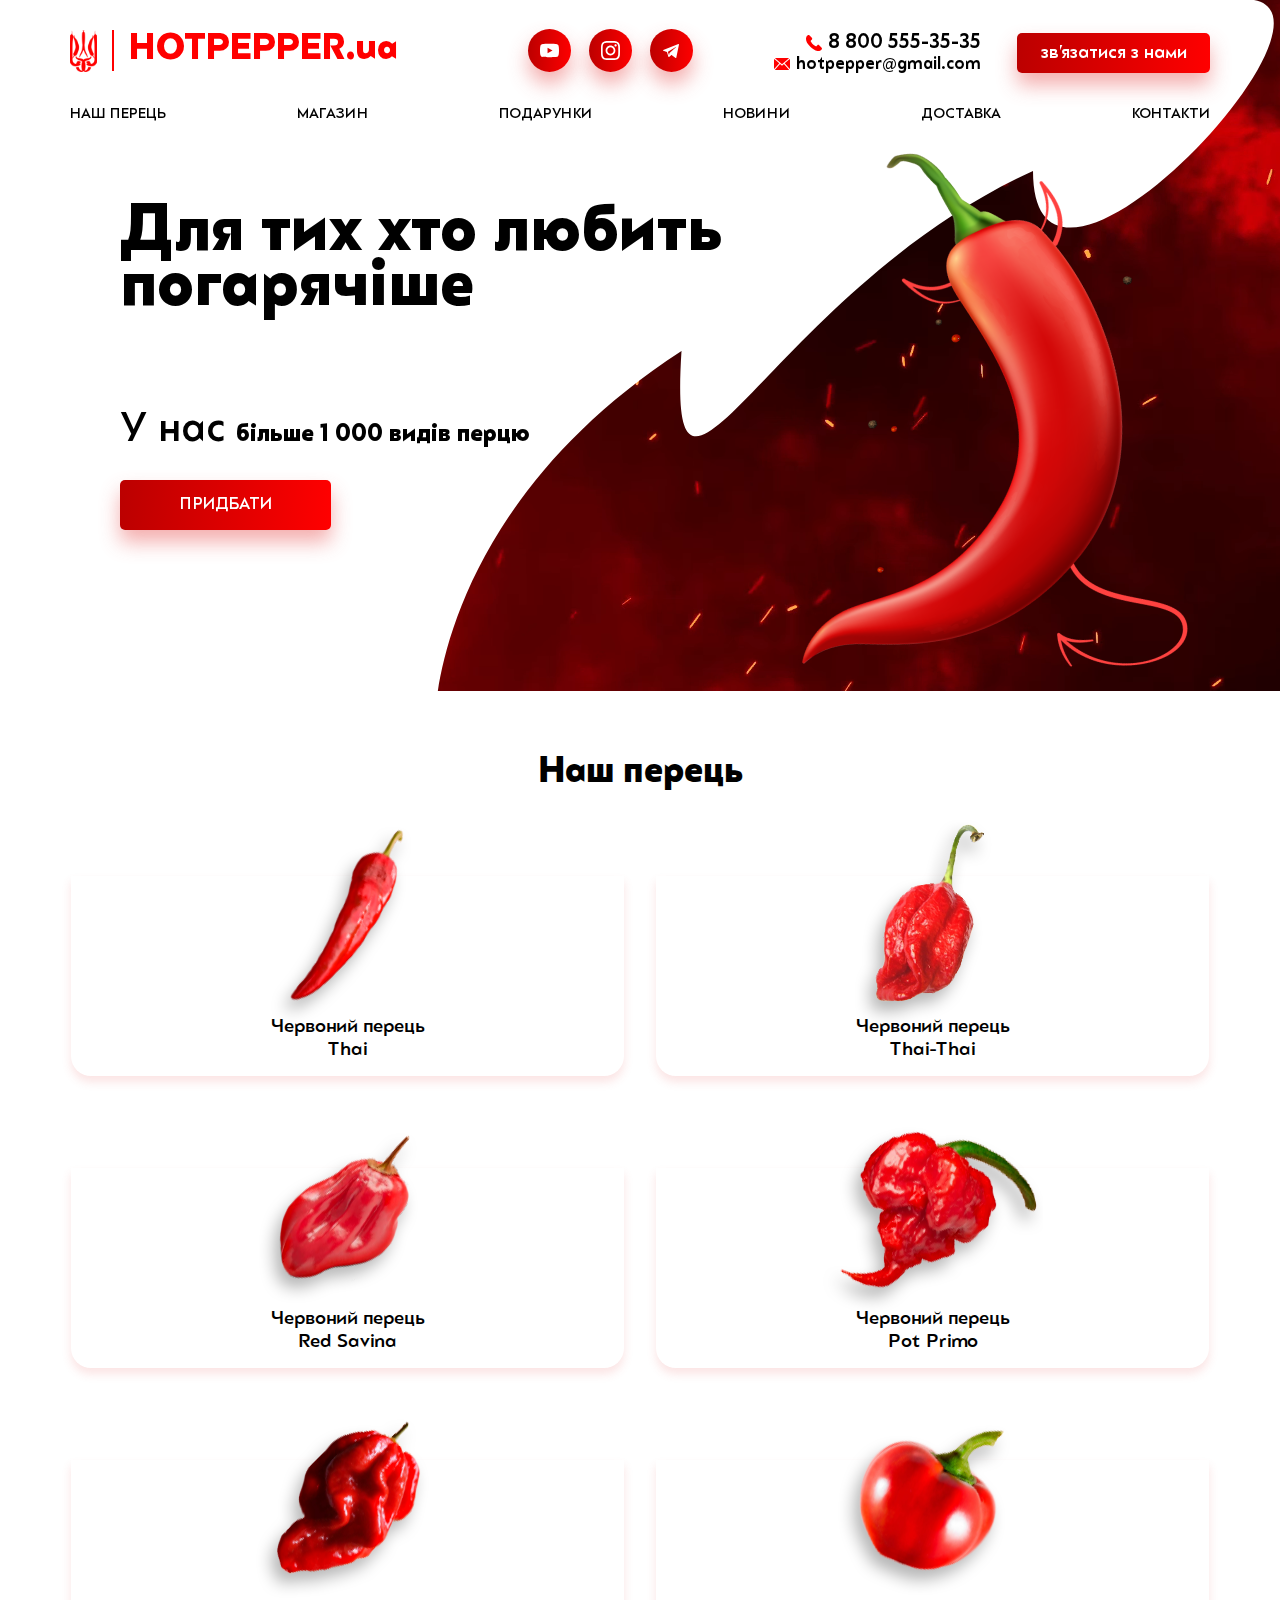
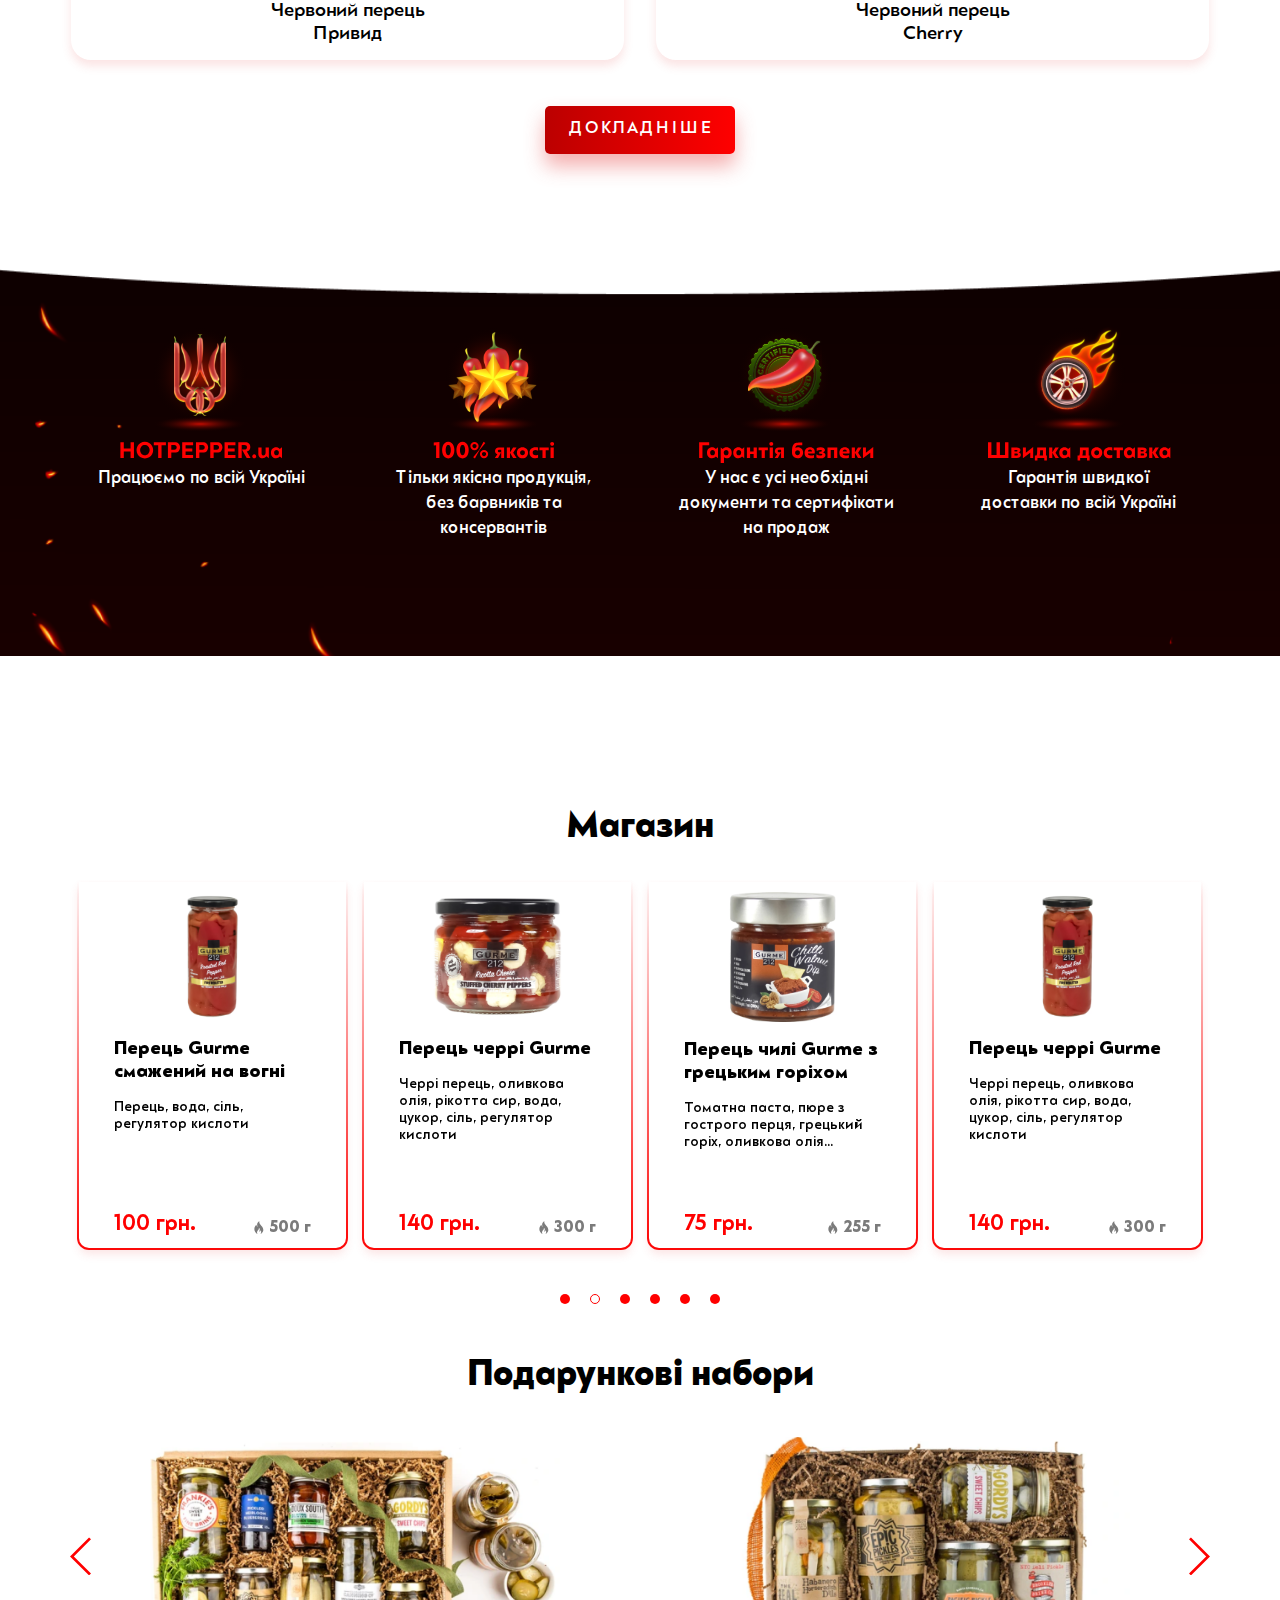
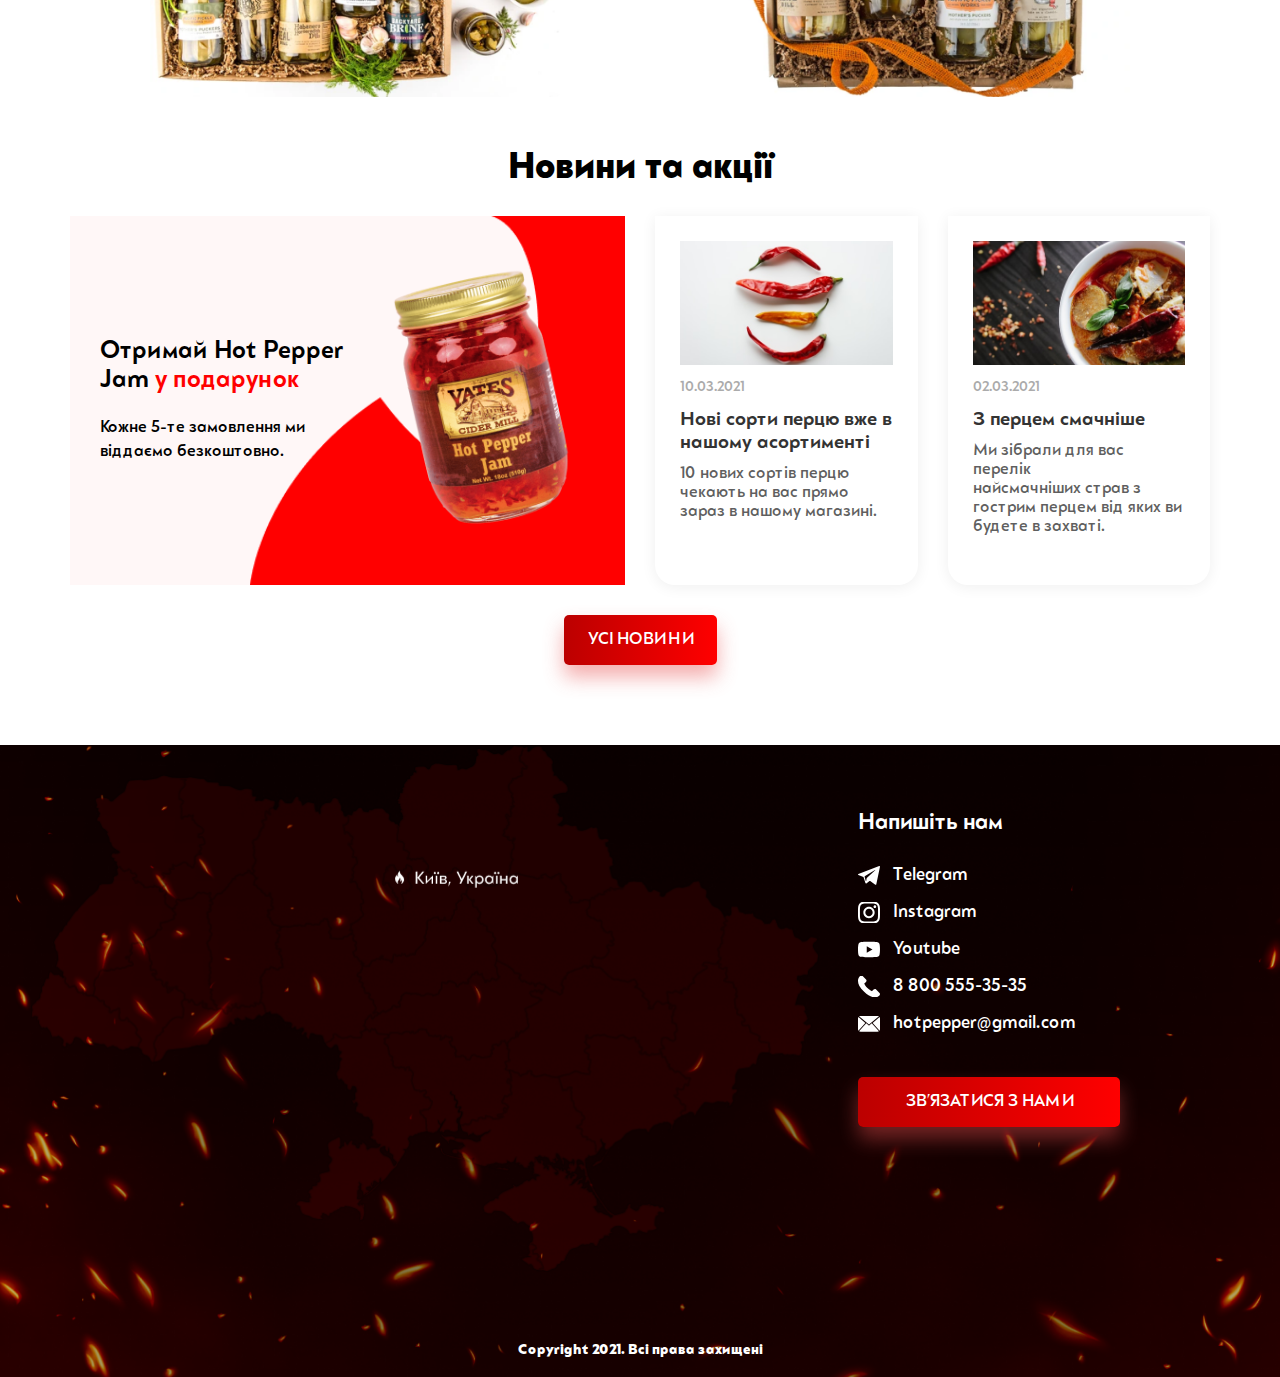
<file: index.html>
<!DOCTYPE html>
<html lang="ua">
<head>
   <title>HOTPEPPER</title>
   <meta charset="UTF-8">
   <meta name="format-detection" content="telephone=no">
   <link rel="stylesheet" href="css/style.min.css">
   <link rel="shortcut icon" href="./img/logo.svg">
   <meta name="viewport" content="width=device-width, initial-scale=1.0">
</head>

<body>
   <div class="wrapper">
      <header class="header">
   <div class="header__container _container">
      <div class="header__content">
         <div class="header__column">
            <a href="index.html" class="logo">
               <img class="logo-img" src="./img/logo.svg" alt="logo">
               <p class="logo__text">HOTPEPPER.ua</p>
            </a>
         </div>
         <div class="header__column header__column_center">
            <div data-da=".menu__container,767" class="header__social social">
               <a href="#" class="social__item social__item_y"></a>
               <a href="#" class="social__item social__item_i"></a>
               <a href="#" class="social__item social__item_t"></a>
            </div>
         </div>
         <div class="header__column">
            <div class="contacts-header">
               <div class="contacts-header__items items-contacts">
                  <a href="tel:88005553535" class="items-contacts__phone">8 800 555-35-35</a>
                  <a href="mailto:hotpepper@gmail.com" class="items-contacts__email">hotpepper@gmail.com</a>
               </div>
               <a data-da=".menu__container,590,1" href="#" class="contacts-header__button btn">
                  зв’язатися з нами
               </a>
               <div class="icon-menu">
                  <span></span>
                  <span></span>
                  <span></span>
               </div>
            </div>
         </div>
      </div>
      <nav class="header__menu menu">
         <div class="menu__body">
            <div class="menu__container _container">
               <ul class="menu__list">
                  <li>
                     <a href="our_pepper.html" class="menu__link">Наш Перець</a>
                  </li>
                  <li>
                     <a href="products.html" class="menu__link">Магазин</a>
                  </li>
                  <li>
                     <a href="gift_baskets.html" class="menu__link">Подарунки</a>
                  </li>
                  <li>
                     <a href="news.html" class="menu__link">Новини</a>
                  </li>
                  <li>
                     <a href="#" class="menu__link">Доставка</a>
                  </li>
                  <li>
                     <a href="#" class="menu__link">Контакти</a>
                  </li>
               </ul>
            </div>
         </div>
      </nav>
   </div>
</header>
      <main class="page">
         <section class="home-main">
            <div class="body-video">
               <div class="body-video__block">
                  <div class="body-video__img">
                     <img src="./img/home-bg.svg" alt="fwefw">
                  </div>
               </div>
               <div class="body-video__block">
                  <video class="body-video__video" playsinline autoplay muted loop preload="auto">
                     <source src="./files/video/flame_simple_VP9.webm" type="video/webm">
                     <source src="./files/video/flame_simple_VP9.mp4" type="video/mp4">
                     <source src="./files/video/flame_simple_VP9.ogv" type="video/ogv">
                  </video>
               </div>
            </div>
            <div class="home-main__container _container">
               <div class="home-main__body">
                  <h1 class="home-main__title">Для тих хто любить<br> погарячіше</h1>
                  <div class="home-main__text">У нас <span class="home-main__inf">більше 1 000 видів перцю</span>
                  </div>
                  <a href="our_pepper.html" class="home-main__button btn btn_big btn_red">Придбати</a>
               </div>
               <div class="home-main__image">
                  <img src="./img/HOTPEPPER.png" alt="HOTPEPPER">
               </div>
            </div>
         </section>
         <!-- ============================================================ -->
         <section class="docs">
            <div class="docs__decor-left">
               <img src="./img/docs/docs-bg-left.png" alt="">
            </div>
            <div class="docs__decor-right">
               <img src="./img/docs/docs-bg-right.png" alt="">
            </div>
            <div class="docs__container _container">
               <h2 class="docs__title title">Наш перець</h2>
               <div class="docs__items">
                  <div class="docs__column">
                     <div class="docs__border-wrap">
                        <a href="#" class="docs__item">
                           <div class="docs__icon">
                              <img src="./img/docs/docs1.png" alt="H1">
                           </div>
                           <div class="docs__text">Червоний перець<br>Thai</div>
                        </a>
                     </div>
                  </div>

                  <div class="docs__column">
                     <div class="docs__border-wrap">
                        <a href="#" class="docs__item">
                           <div class="docs__icon">
                              <img src="./img/docs/docs2.png" alt="H2">
                           </div>
                           <div class="docs__text">Червоний перець<br>Thai-Thai</div>
                        </a>
                     </div>
                  </div>

                  <div class="docs__column">
                     <div class="docs__border-wrap">
                        <a href="#" class="docs__item">
                           <div class="docs__icon">
                              <img src="./img/docs/docs3.png" alt="H3">
                           </div>
                           <div class="docs__text">Червоний перець<br>Red Savina</div>
                        </a>
                     </div>
                  </div>
                  <div class="docs__column">
                     <div class="docs__border-wrap">
                        <a href="#" class="docs__item">
                           <div class="docs__icon">
                              <img src="./img/docs/docs4.png" alt="H4">
                           </div>
                           <div class="docs__text">Червоний перець<br>Pot Primo</div>
                        </a>
                     </div>
                  </div>
                  <div class="docs__column">
                     <div class="docs__border-wrap">
                        <a href="#" class="docs__item">
                           <div class="docs__icon">
                              <img src="./img/docs/docs5.png" alt="H5">
                           </div>
                           <div class="docs__text">Червоний перець<br>Привид</div>
                        </a>
                     </div>
                  </div>
                  <div class="docs__column">
                     <div class="docs__border-wrap">
                        <a href="#" class="docs__item">
                           <div class="docs__icon">
                              <img src="./img/docs/docs6.png" alt="H6">
                           </div>
                           <div class="docs__text">Червоний перець<br>Cherry</div>
                        </a>
                     </div>
                  </div>
               </div>
               <div class="docs__footer">
                  <a href="#" class="docs__more _all-link">Докладніше</a>
               </div>
            </div>
         </section>
         <!-- ============================================================ -->
         <section class="sponsor">
            <div class="sponsor__bg-mask">
               <div class="sponsor__img-bg">
                  <img src="./img/sponsors/sponsor-bg.png" alt="Працюємо по всій Україні">
               </div>
               <div class="sponsor__container _container">
                  <div class="sponsor__items">
                     <div class="sponsor__column">
                        <a href="#" class="sponsor__item">
                           <div class="sponsor__icon">
                              <img src="./img/sponsors/sponsor1.svg" alt="Працюємо по всій Україні">
                           </div>
                           <div class="sponsor__text">Працюємо по всій Україні</div>
                        </a>
                     </div>
                     <div class="sponsor__column">
                        <a href="#" class="sponsor__item">
                           <div class="sponsor__icon">
                              <img src="./img/sponsors/sponsor2.svg" alt="Тільки якісна продукція">
                           </div>
                           <div class="sponsor__text">Тільки якісна продукція,<br> без барвників та<br> консервантів
                           </div>
                        </a>
                     </div>
                     <div class="sponsor__column">
                        <a href="#" class="sponsor__item">
                           <div class="sponsor__icon">
                              <img src="./img/sponsors/sponsor3.svg" alt="У нас є усі необхідні">
                           </div>
                           <div class="sponsor__text">У нас є усі необхідні<br> документи та сертифікати<br> на
                              продаж
                           </div>
                        </a>
                     </div>
                     <div class="sponsor__column">
                        <a href="#" class="sponsor__item">
                           <div class="sponsor__icon">
                              <img src="./img/sponsors/sponsor4.svg" alt="Гарантія швидкої">
                           </div>
                           <div class="sponsor__text">Гарантія швидкої<br> доставки по всій Україні</div>
                        </a>
                     </div>
                  </div>
               </div>
            </div>
         </section>
         <!-- ============================================================ -->
         <section class="lots">
            <div class="lots__decor-left">
               <img src="./img/score/bg1.png" alt="1">
            </div>
            <div class="lots__decor-right">
               <img src="./img/score/bg2.png" alt="2">
            </div>
            <div class="lots__container _container">
               <h2 class="lots__title title">Магазин</h2>
               <div class="slider">
                  <div class="slider__column">
                     <div class="slider__border-wrap">
                        <a href="products.html" class="slider__item-link">
                           <div class="slider__block-top">
                              <div class="slider__item filter">
                                 <img src="./img/score/score1.png" alt="1">
                              </div>
                              <div class="slider__body">
                                 <h2 class="slider__title">Перець Пірі-Пірі гострый Iberica</h2>
                                 <div class="slider__text">Перець пірі-пірі, вода, оцет, сіль, молочна кислота</div>
                              </div>
                           </div>
                           <div class="slider__block-bottom">
                              <div class="slider__footer">
                                 <div class="slider__money">45 грн.</div>
                                 <div class="slider__grams"><span></span>100 г</div>
                              </div>
                           </div>
                        </a>
                     </div>
                  </div>
                  <div class="slider__column">
                     <div class="slider__border-wrap">
                        <a href="products.html" class="slider__item-link">
                           <div class="slider__block-top">
                              <div class="slider__item filter">
                                 <img src="./img/score/score2.png" alt="2">
                              </div>
                              <div class="slider__body">
                                 <h2 class="slider__title">Перець Gurme смажений на вогні</h2>
                                 <div class="slider__text">Перець, вода, сіль, регулятор кислоти </div>
                              </div>
                           </div>
                           <div class="slider__block-bottom">
                              <div class="slider__footer">
                                 <div class="slider__money">100 грн.</div>
                                 <div class="slider__grams"><span></span>500 г</div>
                              </div>
                           </div>
                        </a>
                     </div>
                  </div>
                  <div class="slider__column">
                     <div class="slider__border-wrap">
                        <a href="products.html" class="slider__item-link">
                           <div class="slider__block-top">
                              <div class="slider__item filter">
                                 <img src="./img/score/score3.png" alt="3">
                              </div>
                              <div class="slider__body">
                                 <h2 class="slider__title">Перець черрі Gurme</h2>
                                 <div class="slider__text">Черрі перець, оливкова олія, рікотта сир, вода, цукор, сіль,
                                    регулятор кислоти</div>
                              </div>
                           </div>
                           <div class="slider__block-bottom">
                              <div class="slider__footer">
                                 <div class="slider__money">140 грн.</div>
                                 <div class="slider__grams"><span></span>300 г</div>
                              </div>
                           </div>
                        </a>
                     </div>
                  </div>
                  <div class="slider__column">
                     <div class="slider__border-wrap">
                        <a href="products.html" class="slider__item-link">
                           <div class="slider__block-top">
                              <div class="slider__item filter">
                                 <img src="./img/score/score4.png" alt="4">
                              </div>
                              <div class="slider__body">
                                 <h2 class="slider__title">Перець чилі Gurme з грецьким горіхом</h2>
                                 <div class="slider__text">Томатна паста, пюре з гострого перця, грецький горіх,
                                    оливкова олія...</div>
                              </div>
                           </div>
                           <div class="slider__block-bottom">
                              <div class="slider__footer">
                                 <div class="slider__money">75 грн.</div>
                                 <div class="slider__grams"><span></span>255 г</div>
                              </div>
                           </div>
                        </a>
                     </div>
                  </div>
                  <div class="slider__column">
                     <div class="slider__border-wrap">
                        <a href="products.html" class="slider__item-link">
                           <div class="slider__block-top">
                              <div class="slider__item filter">
                                 <img src="./img/score/score2.png" alt="5">
                              </div>
                              <div class="slider__body">
                                 <h2 class="slider__title">Перець черрі Gurme</h2>
                                 <div class="slider__text">Черрі перець, оливкова олія, рікотта сир, вода, цукор, сіль,
                                    регулятор кислоти</div>
                              </div>
                           </div>
                           <div class="slider__block-bottom">
                              <div class="slider__footer">
                                 <div class="slider__money">140 грн.</div>
                                 <div class="slider__grams"><span></span>300 г</div>
                              </div>
                           </div>
                        </a>
                     </div>
                  </div>
                  <div class="slider__column">
                     <div class="slider__border-wrap">
                        <a href="products.html" class="slider__item-link">
                           <div class="slider__block-top">
                              <div class="slider__item filter">
                                 <img src="./img/score/score3.png" alt="6">
                              </div>
                              <div class="slider__body">
                                 <h2 class="slider__title">Перець черрі Gurme</h2>
                                 <div class="slider__text">Черрі перець, оливкова олія, рікотта сир, вода, цукор, сіль,
                                    регулятор кислоти</div>
                              </div>
                           </div>
                           <div class="slider__block-bottom">
                              <div class="slider__footer">
                                 <div class="slider__money">140 грн.</div>
                                 <div class="slider__grams"><span></span>300 г</div>
                              </div>
                           </div>
                        </a>
                     </div>
                  </div>
               </div>
            </div>
         </section>
         <!-- ============================================================ -->
         <section class="gift">
            <div class="gift__container _container">
               <h2 class="gift__title title">Подарункові набори</h2>
               <div class="gift-slider">
                  <a href="gift_baskets.html" class="gift-slider__item filter">
                     <img src="./img/gift/img1.png" alt="1">
                  </a>
                  <a href="gift_baskets.html" class="gift-slider__item">
                     <img src="./img/gift/img2.png" alt="1">
                  </a>
                  <a href="gift_baskets.html" class="gift-slider__item">
                     <img src="./img/gift/img2.png" alt="1">
                  </a>
                  <a href="gift_baskets.html" class="gift-slider__item">
                     <img src="./img/gift/img2.png" alt="1">
                  </a>
               </div>
            </div>
         </section>
         <!-- ============================================================ -->
         <section class="news">
            <div class="news__decor-left">
               <img src="./img/news/news-bg-left.png" alt="Працюємо по всій Україні">
            </div>
            <div class="news__decor-right">
               <img src="./img/news/news-bg-right.png" alt="Працюємо по всій Україні">
            </div>
            <div class="news__container _container">
               <h2 class="news__title title">Новини та акції</h2>
               <div class="news__body">
                  <div class="news__column">
                     <a href="#" class="news__banner banner-news">
                        <div class="banner-news__body">
                           <div class="banner-news__title">Отримай Hot Pepper Jam <span>у подарунок</span></div>
                           <div class="banner-news__text">Кожне 5-те замовлення ми віддаємо безкоштовно.</div>
                        </div>
                        <div class="banner-news__image">
                           <img src="./img/news/news-img1.png" alt="Працюємо по всій Україні">
                        </div>
                     </a>
                  </div>
                  <div class="news__column">
                     <div class="news__items items-news">
                        <a href="#" class="items-news__column">
                           <div class="items-news__item item-news">
                              <div class="item-news__image">
                                 <img src="./img/news/news-img2.png" alt="Працюємо по всій Україні">
                              </div>
                              <div class="item-news__date">10.03.2021</div>
                              <div class="item-news__title">Нові сорти перцю вже в<br> нашому асортименті</div>
                              <div class="item-news__text">10 нових сортів перцю<br> чекають на вас прямо<br> зараз в
                                 нашому магазині.</div>
                           </div>
                        </a>
                        <a href="#" class="items-news__column">
                           <div class="items-news__item item-news">
                              <div class="item-news__image">
                                 <img src="./img/news/news-img3.png" alt="Працюємо по всій Україні">
                              </div>
                              <div class="item-news__date">02.03.2021</div>
                              <div class="item-news__title">З перцем смачніше</div>
                              <div class="item-news__text">Ми зібрали для вас перелік<br> найсмачніших страв
                                 з<br>гострим
                                 перцем від яких ви<br> будете в захваті.</div>
                           </div>
                        </a>
                     </div>
                  </div>
               </div>
               <div class="news__btns">
                  <a href="news.html" class="news__button btn btn_big btn_red">Усі Новини</a>
               </div>
            </div>
         </section>
      </main>
      <footer class="footer">
   <div class="footer__decor">
   </div>
   <div class="footer__container _container">
      <div class="footer__colums">
         <div class="footer__colum">
            <div class="footer__img">
               <img src="./img/footer/map.png" alt="map">
            </div>
         </div>
         <div class="footer__colum">
            <div class="footer__body-contact">
               <div class="footer__top">
                  <h2 class="footer__title">Напишіть нам</h2>
               </div>
               <div class="footer__center">
                  <ul class="footer__list">
                     <li>
                        <a class="footer__link footer-link-tel" href="#">Telegram</a>
                     </li>
                     <li>
                        <a class="footer__link footer-link-ins" href="#">Instagram</a>
                     </li>
                     <li>
                        <a class="footer__link footer-link-you" href="#">Youtube</a>
                     </li>
                     <li>
                        <a class="footer__phone footer__phone-color" href="tel:88005553535">8 800 555-35-35</a>
                     </li>
                     <li>
                        <a class="footer__email footer__email-color"
                           href="mailto:hotpepper@gmail.com">hotpepper@gmail.com</a>
                     </li>
                  </ul>
               </div>
               <div class="footer__bottom">
                  <div class="footer__btn">
                     <a href="#" class="footer__button btn btn_big btn_red">зв’язатися з нами</a>
                  </div>
               </div>
            </div>
         </div>
      </div>
      <div class="footer__footer">
         <a href="#">Copyright 2021. Всі права захищені</a>
      </div>
   </div>
</footer>
   </div>
   <div class="popup popup_popup">
	<div class="popup__content">
		<div class="popup__body">
			<div class="popup__close"></div>
		</div>
	</div>
</div>
<div class="popup popup_massagename-message">
	<div class="popup__content">
		<div class="popup__body">
			<div class="popup__close"></div>
		</div>
	</div>
</div>
<div class="popup popup_video">
	<div class="popup__content">
		<div class="popup__body">
			<div class="popup__close popup__close_video"></div>
			<div class="popup__video _video"></div>
		</div>
	</div>
</div>

   <!-- Swiper -->
<!-- <script src="https://unpkg.com/swiper/swiper-bundle.min.js"></script> -->
<script src="https://code.jquery.com/jquery-3.6.0.min.js"></script>
<script src="js/vendors.min.js"></script>
<script src="js/app.min.js"></script>
</body>

</html>
</file>
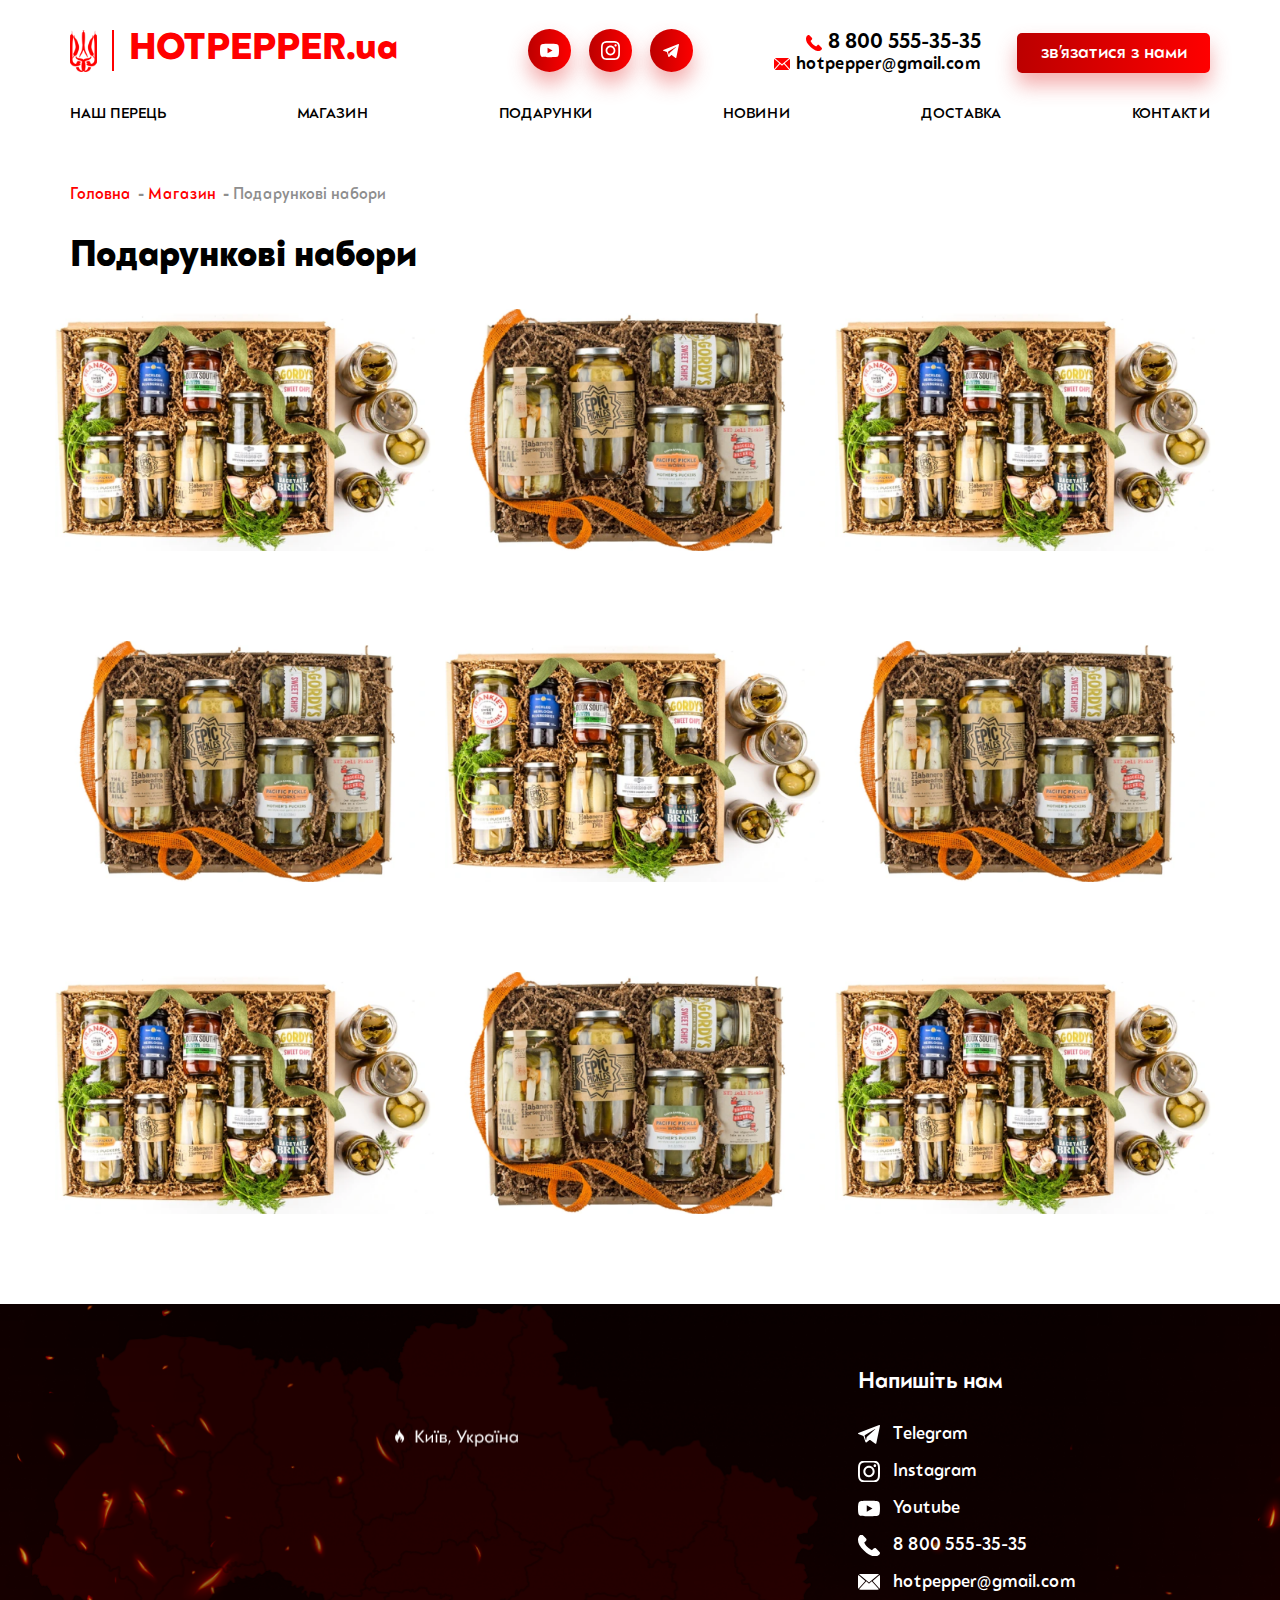
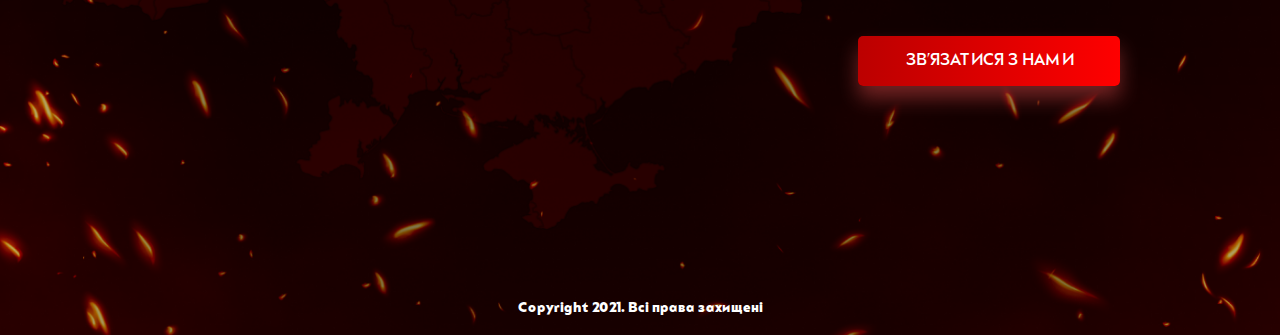
<file: gift_baskets.html>
<!DOCTYPE html>
<html lang="ua">
<head>
   <title>HOTPEPPER</title>
   <meta charset="UTF-8">
   <meta name="format-detection" content="telephone=no">
   <link rel="stylesheet" href="css/style.min.css">
   <link rel="shortcut icon" href="./img/logo.svg">
   <meta name="viewport" content="width=device-width, initial-scale=1.0">
</head>

<body>
   <div class="wrapper">
      <header class="header">
   <div class="header__container _container">
      <div class="header__content">
         <div class="header__column">
            <a href="index.html" class="logo">
               <img class="logo-img" src="./img/logo.svg" alt="logo">
               <p class="logo__text">HOTPEPPER.ua</p>
            </a>
         </div>
         <div class="header__column header__column_center">
            <div data-da=".menu__container,767" class="header__social social">
               <a href="#" class="social__item social__item_y"></a>
               <a href="#" class="social__item social__item_i"></a>
               <a href="#" class="social__item social__item_t"></a>
            </div>
         </div>
         <div class="header__column">
            <div class="contacts-header">
               <div class="contacts-header__items items-contacts">
                  <a href="tel:88005553535" class="items-contacts__phone">8 800 555-35-35</a>
                  <a href="mailto:hotpepper@gmail.com" class="items-contacts__email">hotpepper@gmail.com</a>
               </div>
               <a data-da=".menu__container,590,1" href="#" class="contacts-header__button btn">
                  зв’язатися з нами
               </a>
               <div class="icon-menu">
                  <span></span>
                  <span></span>
                  <span></span>
               </div>
            </div>
         </div>
      </div>
      <nav class="header__menu menu">
         <div class="menu__body">
            <div class="menu__container _container">
               <ul class="menu__list">
                  <li>
                     <a href="our_pepper.html" class="menu__link">Наш Перець</a>
                  </li>
                  <li>
                     <a href="products.html" class="menu__link">Магазин</a>
                  </li>
                  <li>
                     <a href="gift_baskets.html" class="menu__link">Подарунки</a>
                  </li>
                  <li>
                     <a href="news.html" class="menu__link">Новини</a>
                  </li>
                  <li>
                     <a href="#" class="menu__link">Доставка</a>
                  </li>
                  <li>
                     <a href="#" class="menu__link">Контакти</a>
                  </li>
               </ul>
            </div>
         </div>
      </nav>
   </div>
</header>
      <main class="page">
         <!-- ============================================================ -->
         <section class="breadcrumb">
            <div class="breadcrumb__container _container">
               <ul class="breadcrumb__list">
                  <li class="breadcrumb__item">
                     <a class="breadcrumb__link" href="index.html">Головна</a>
                  </li>
                  <li class="breadcrumb__item">
                     <a class="breadcrumb__link" href="products.html">Магазин</a>
                  </li>
                  <li class="breadcrumb__item">
                     <a class="breadcrumb__link breadcrumb__link--active" href="gift_baskets.html">Подарункові
                        набори</a>
                  </li>
               </ul>
            </div>
         </section>
         <!-- ============================================================ -->
         <section class="gift-baskets">
            <div class="gift-baskets__container _container">
               <h2 class="gift-baskets__title title">Подарункові набори</h2>
               <div class="gift-baskets__colums">

                  <div class="gift-baskets__colum">
                     <div class="gift-baskets-card">
                        <img class="gift-baskets-card__img" src="./img/gift/img1.png" alt="">
                        <div class="gift-baskets-card__data">
                           <h2 class="gift-baskets-card__title">Обирай серед готових варіантів або створи свій бокс
                           </h2>
                           <p class="gift-baskets-card__description">Ми вже попіклувались, щоб в подарунку всі
                              елементи
                              чудово гармоніювали між собою та створювали приємні емоції.</p>
                           <a href="tel:88005553535" class="gift-baskets-card__btn">зв’язатися з нами</a>
                        </div>
                     </div>
                  </div>

                  <div class="gift-baskets__colum">
                     <div class="gift-baskets-card">
                        <img class="gift-baskets-card__img" src="./img/gift/img2.png" alt="">
                        <div class="gift-baskets-card__data">
                           <h2 class="gift-baskets-card__title">Обирай серед готових варіантів або створи свій бокс
                           </h2>
                           <p class="gift-baskets-card__description">Ми вже попіклувались, щоб в подарунку всі
                              елементи
                              чудово гармоніювали між собою та створювали приємні емоції.</p>
                           <a href="tel:88005553535" class="gift-baskets-card__btn">зв’язатися з нами</a>
                        </div>
                     </div>
                  </div>

                  <div class="gift-baskets__colum">
                     <div class="gift-baskets-card">
                        <img class="gift-baskets-card__img" src="./img/gift/img1.png" alt="">
                        <div class="gift-baskets-card__data">
                           <h2 class="gift-baskets-card__title">Обирай серед готових варіантів або створи свій бокс
                           </h2>
                           <p class="gift-baskets-card__description">Ми вже попіклувались, щоб в подарунку всі
                              елементи
                              чудово гармоніювали між собою та створювали приємні емоції.</p>
                           <a href="tel:88005553535" class="gift-baskets-card__btn">зв’язатися з нами</a>
                        </div>
                     </div>
                  </div>

                  <div class="gift-baskets__colum">
                     <div class="gift-baskets-card">
                        <img class="gift-baskets-card__img" src="./img/gift/img2.png" alt="">
                        <div class="gift-baskets-card__data">
                           <h2 class="gift-baskets-card__title">Обирай серед готових варіантів або створи свій бокс
                           </h2>
                           <p class="gift-baskets-card__description">Ми вже попіклувались, щоб в подарунку всі
                              елементи
                              чудово гармоніювали між собою та створювали приємні емоції.</p>
                           <a href="tel:88005553535" class="gift-baskets-card__btn">зв’язатися з нами</a>
                        </div>
                     </div>
                  </div>

                  <div class="gift-baskets__colum">
                     <div class="gift-baskets-card">
                        <img class="gift-baskets-card__img" src="./img/gift/img1.png" alt="">
                        <div class="gift-baskets-card__data">
                           <h2 class="gift-baskets-card__title">Обирай серед готових варіантів або створи свій бокс
                           </h2>
                           <p class="gift-baskets-card__description">Ми вже попіклувались, щоб в подарунку всі
                              елементи
                              чудово гармоніювали між собою та створювали приємні емоції.</p>
                           <a href="tel:88005553535" class="gift-baskets-card__btn">зв’язатися з нами</a>
                        </div>
                     </div>
                  </div>

                  <div class="gift-baskets__colum">
                     <div class="gift-baskets-card">
                        <img class="gift-baskets-card__img" src="./img/gift/img2.png" alt="">
                        <div class="gift-baskets-card__data">
                           <h2 class="gift-baskets-card__title">Обирай серед готових варіантів або створи свій бокс
                           </h2>
                           <p class="gift-baskets-card__description">Ми вже попіклувались, щоб в подарунку всі
                              елементи
                              чудово гармоніювали між собою та створювали приємні емоції.</p>
                           <a href="tel:88005553535" class="gift-baskets-card__btn">зв’язатися з нами</a>
                        </div>
                     </div>
                  </div>

                  <div class="gift-baskets__colum">
                     <div class="gift-baskets-card">
                        <img class="gift-baskets-card__img" src="./img/gift/img1.png" alt="">
                        <div class="gift-baskets-card__data">
                           <h2 class="gift-baskets-card__title">Обирай серед готових варіантів або створи свій бокс
                           </h2>
                           <p class="gift-baskets-card__description">Ми вже попіклувались, щоб в подарунку всі
                              елементи
                              чудово гармоніювали між собою та створювали приємні емоції.</p>
                           <a href="tel:88005553535" class="gift-baskets-card__btn">зв’язатися з нами</a>
                        </div>
                     </div>
                  </div>

                  <div class="gift-baskets__colum">
                     <div class="gift-baskets-card">
                        <img class="gift-baskets-card__img" src="./img/gift/img2.png" alt="">
                        <div class="gift-baskets-card__data">
                           <h2 class="gift-baskets-card__title">Обирай серед готових варіантів або створи свій бокс
                           </h2>
                           <p class="gift-baskets-card__description">Ми вже попіклувались, щоб в подарунку всі
                              елементи
                              чудово гармоніювали між собою та створювали приємні емоції.</p>
                           <a href="tel:88005553535" class="gift-baskets-card__btn">зв’язатися з нами</a>
                        </div>
                     </div>
                  </div>

                  <div class="gift-baskets__colum">
                     <div class="gift-baskets-card">
                        <img class="gift-baskets-card__img" src="./img/gift/img1.png" alt="">
                        <div class="gift-baskets-card__data">
                           <h2 class="gift-baskets-card__title">Обирай серед готових варіантів або створи свій бокс
                           </h2>
                           <p class="gift-baskets-card__description">Ми вже попіклувались, щоб в подарунку всі
                              елементи
                              чудово гармоніювали між собою та створювали приємні емоції.</p>
                           <a href="tel:88005553535" class="gift-baskets-card__btn">зв’язатися з нами</a>
                        </div>
                     </div>
                  </div>


               </div>
            </div>
         </section>
         <!-- ============================================================ -->
      </main>
      <footer class="footer">
   <div class="footer__decor">
   </div>
   <div class="footer__container _container">
      <div class="footer__colums">
         <div class="footer__colum">
            <div class="footer__img">
               <img src="./img/footer/map.png" alt="map">
            </div>
         </div>
         <div class="footer__colum">
            <div class="footer__body-contact">
               <div class="footer__top">
                  <h2 class="footer__title">Напишіть нам</h2>
               </div>
               <div class="footer__center">
                  <ul class="footer__list">
                     <li>
                        <a class="footer__link footer-link-tel" href="#">Telegram</a>
                     </li>
                     <li>
                        <a class="footer__link footer-link-ins" href="#">Instagram</a>
                     </li>
                     <li>
                        <a class="footer__link footer-link-you" href="#">Youtube</a>
                     </li>
                     <li>
                        <a class="footer__phone footer__phone-color" href="tel:88005553535">8 800 555-35-35</a>
                     </li>
                     <li>
                        <a class="footer__email footer__email-color"
                           href="mailto:hotpepper@gmail.com">hotpepper@gmail.com</a>
                     </li>
                  </ul>
               </div>
               <div class="footer__bottom">
                  <div class="footer__btn">
                     <a href="#" class="footer__button btn btn_big btn_red">зв’язатися з нами</a>
                  </div>
               </div>
            </div>
         </div>
      </div>
      <div class="footer__footer">
         <a href="#">Copyright 2021. Всі права захищені</a>
      </div>
   </div>
</footer>
   </div>
   <div class="popup popup_popup">
	<div class="popup__content">
		<div class="popup__body">
			<div class="popup__close"></div>
		</div>
	</div>
</div>
<div class="popup popup_massagename-message">
	<div class="popup__content">
		<div class="popup__body">
			<div class="popup__close"></div>
		</div>
	</div>
</div>
<div class="popup popup_video">
	<div class="popup__content">
		<div class="popup__body">
			<div class="popup__close popup__close_video"></div>
			<div class="popup__video _video"></div>
		</div>
	</div>
</div>

   <!-- Swiper -->
<!-- <script src="https://unpkg.com/swiper/swiper-bundle.min.js"></script> -->
<script src="https://code.jquery.com/jquery-3.6.0.min.js"></script>
<script src="js/vendors.min.js"></script>
<script src="js/app.min.js"></script>
</body>

</html>
</file>
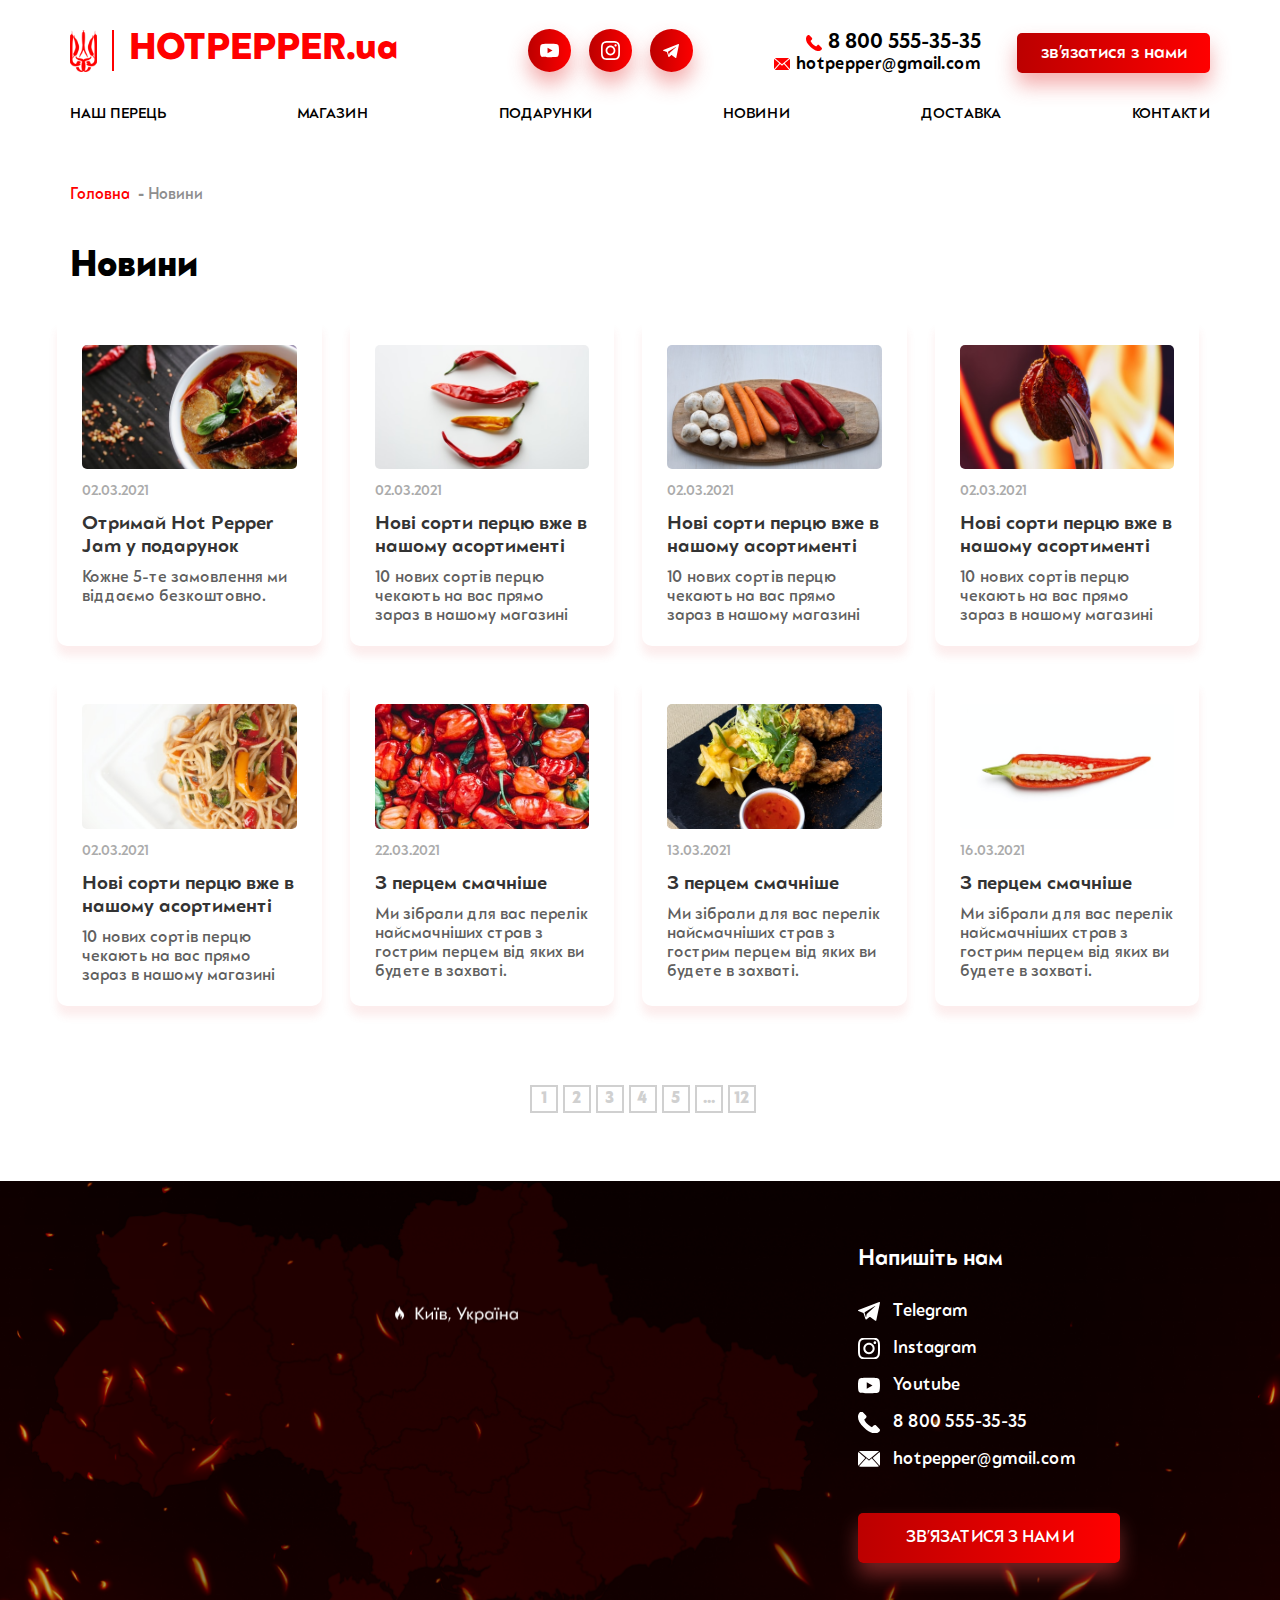
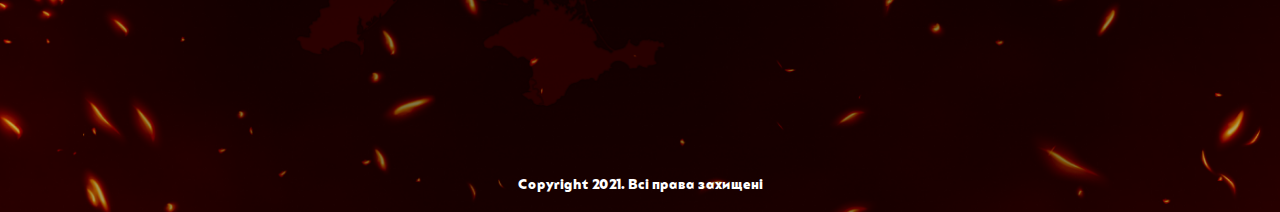
<file: news.html>
<!DOCTYPE html>
<html lang="ua">
<head>
   <title>HOTPEPPER</title>
   <meta charset="UTF-8">
   <meta name="format-detection" content="telephone=no">
   <link rel="stylesheet" href="css/style.min.css">
   <link rel="shortcut icon" href="./img/logo.svg">
   <meta name="viewport" content="width=device-width, initial-scale=1.0">
</head>

<body>
   <div class="wrapper">
      <header class="header">
   <div class="header__container _container">
      <div class="header__content">
         <div class="header__column">
            <a href="index.html" class="logo">
               <img class="logo-img" src="./img/logo.svg" alt="logo">
               <p class="logo__text">HOTPEPPER.ua</p>
            </a>
         </div>
         <div class="header__column header__column_center">
            <div data-da=".menu__container,767" class="header__social social">
               <a href="#" class="social__item social__item_y"></a>
               <a href="#" class="social__item social__item_i"></a>
               <a href="#" class="social__item social__item_t"></a>
            </div>
         </div>
         <div class="header__column">
            <div class="contacts-header">
               <div class="contacts-header__items items-contacts">
                  <a href="tel:88005553535" class="items-contacts__phone">8 800 555-35-35</a>
                  <a href="mailto:hotpepper@gmail.com" class="items-contacts__email">hotpepper@gmail.com</a>
               </div>
               <a data-da=".menu__container,590,1" href="#" class="contacts-header__button btn">
                  зв’язатися з нами
               </a>
               <div class="icon-menu">
                  <span></span>
                  <span></span>
                  <span></span>
               </div>
            </div>
         </div>
      </div>
      <nav class="header__menu menu">
         <div class="menu__body">
            <div class="menu__container _container">
               <ul class="menu__list">
                  <li>
                     <a href="our_pepper.html" class="menu__link">Наш Перець</a>
                  </li>
                  <li>
                     <a href="products.html" class="menu__link">Магазин</a>
                  </li>
                  <li>
                     <a href="gift_baskets.html" class="menu__link">Подарунки</a>
                  </li>
                  <li>
                     <a href="news.html" class="menu__link">Новини</a>
                  </li>
                  <li>
                     <a href="#" class="menu__link">Доставка</a>
                  </li>
                  <li>
                     <a href="#" class="menu__link">Контакти</a>
                  </li>
               </ul>
            </div>
         </div>
      </nav>
   </div>
</header>
      <main class="page">
         <!-- ============================================================ -->
         <section class="breadcrumb">
            <div class="breadcrumb__container _container">
               <ul class="breadcrumb__list">
                  <li class="breadcrumb__item">
                     <a class="breadcrumb__link" href="index.html">Головна</a>
                  </li>
                  <li class="breadcrumb__item">
                     <a class="breadcrumb__link breadcrumb__link--active" href="news.html">Новини</a>
                  </li>
               </ul>
            </div>
         </section>
         <!-- ============================================================ -->
         <section class="news-home">
            <div class="news-home__container _container">
               <h2 class="news-home__title-news title">Новини</h2>
               <div class="news-home__colums">
                  <div class="news-home__column">
                     <div class="news-home__border-wrap">
                        <a href="#" class="news-home__item-link">
                           <div class="news-home__block-top">
                              <div class="news-home__item">
                                 <img src="./img/news/news-img3.png" alt="1">
                              </div>
                              <div class="news-home__body">
                                 <div class="news-home__date">02.03.2021</div>
                                 <div class="news-home__title">Отримай Hot Pepper Jam у подарунок
                                 </div>
                                 <div class="news-home__text">Кожне 5-те замовлення ми віддаємо безкоштовно.
                                 </div>
                              </div>
                           </div>
                        </a>
                     </div>
                  </div>
                  <div class="news-home__column">
                     <div class="news-home__border-wrap">
                        <a href="#" class="news-home__item-link">
                           <div class="news-home__block-top">
                              <div class="news-home__item">
                                 <img src="./img/news/news-img2.png" alt="1">
                              </div>
                              <div class="news-home__body">
                                 <div class="news-home__date">02.03.2021</div>
                                 <div class="news-home__title">Нові сорти перцю вже в нашому асортименті
                                 </div>
                                 <div class="news-home__text">10 нових сортів перцю чекають на вас прямо зараз в нашому
                                    магазині
                                 </div>
                              </div>
                           </div>
                        </a>
                     </div>
                  </div>
                  <div class="news-home__column">
                     <div class="news-home__border-wrap">
                        <a href="#" class="news-home__item-link">
                           <div class="news-home__block-top">
                              <div class="news-home__item">
                                 <img src="./img/news/Bitmap_4.png" alt="1">
                              </div>
                              <div class="news-home__body">
                                 <div class="news-home__date">02.03.2021</div>
                                 <div class="news-home__title">Нові сорти перцю вже в нашому асортименті
                                 </div>
                                 <div class="news-home__text">10 нових сортів перцю чекають на вас прямо зараз в нашому
                                    магазині
                                 </div>
                              </div>
                           </div>
                        </a>
                     </div>
                  </div>
                  <div class="news-home__column">
                     <div class="news-home__border-wrap">
                        <a href="#" class="news-home__item-link">
                           <div class="news-home__block-top">
                              <div class="news-home__item">
                                 <img src="./img/news/Bitmap_6.png" alt="1">
                              </div>
                              <div class="news-home__body">
                                 <div class="news-home__date">02.03.2021</div>
                                 <div class="news-home__title">Нові сорти перцю вже в нашому асортименті
                                 </div>
                                 <div class="news-home__text">10 нових сортів перцю чекають на вас прямо зараз в нашому
                                    магазині
                                 </div>
                              </div>
                           </div>
                        </a>
                     </div>
                  </div>
                  <div class="news-home__column">
                     <div class="news-home__border-wrap">
                        <a href="#" class="news-home__item-link">
                           <div class="news-home__block-top">
                              <div class="news-home__item">
                                 <img src="./img/news/Bitmap_1.png" alt="1">
                              </div>
                              <div class="news-home__body">
                                 <div class="news-home__date">02.03.2021</div>
                                 <div class="news-home__title">Нові сорти перцю вже в нашому асортименті
                                 </div>
                                 <div class="news-home__text">10 нових сортів перцю чекають на вас прямо зараз в нашому
                                    магазині
                                 </div>
                              </div>
                           </div>
                        </a>
                     </div>
                  </div>
                  <div class="news-home__column">
                     <div class="news-home__border-wrap">
                        <a href="#" class="news-home__item-link">
                           <div class="news-home__block-top">
                              <div class="news-home__item">
                                 <img src="./img/news/Bitmap_3.png" alt="1">
                              </div>
                              <div class="news-home__body">
                                 <div class="news-home__date">22.03.2021</div>
                                 <div class="news-home__title">З перцем смачніше
                                 </div>
                                 <div class="news-home__text">Ми зібрали для вас перелік найсмачніших страв з гострим
                                    перцем від яких ви будете в захваті.
                                 </div>
                              </div>
                           </div>
                        </a>
                     </div>
                  </div>
                  <div class="news-home__column">
                     <div class="news-home__border-wrap">
                        <a href="#" class="news-home__item-link">
                           <div class="news-home__block-top">
                              <div class="news-home__item">
                                 <img src="./img/news/Bitmap_5.png" alt="1">
                              </div>
                              <div class="news-home__body">
                                 <div class="news-home__date">13.03.2021</div>
                                 <div class="news-home__title">З перцем смачніше
                                 </div>
                                 <div class="news-home__text">Ми зібрали для вас перелік найсмачніших страв з гострим
                                    перцем від яких ви будете в захваті.
                                 </div>
                              </div>
                           </div>
                        </a>
                     </div>
                  </div>
                  <div class="news-home__column">
                     <div class="news-home__border-wrap">
                        <a href="#" class="news-home__item-link">
                           <div class="news-home__block-top">
                              <div class="news-home__item">
                                 <img src="./img/news/Bitmap_7.png" alt="1">
                              </div>
                              <div class="news-home__body">
                                 <div class="news-home__date">16.03.2021</div>
                                 <div class="news-home__title">З перцем смачніше
                                 </div>
                                 <div class="news-home__text">Ми зібрали для вас перелік найсмачніших страв з гострим
                                    перцем від яких ви будете в захваті.
                                 </div>
                              </div>
                           </div>
                        </a>
                     </div>
                  </div>
               </div>
               <div class="news-home__catalog-pages pages">
                  <a href="#" class="pages__page">1</a>
                  <a href="#" class="pages__page">2</a>
                  <a href="#" class="pages__page">3</a>
                  <a href="#" class="pages__page">4</a>
                  <a href="#" class="pages__page">5</a>
                  <a href="#" class="pages__page">...</a>
                  <a href="#" class="pages__page">12</a>
               </div>
            </div>
         </section>
         <!-- ============================================================ -->
         <!--<section class="sponsor">
            <div class="sponsor__bg-mask">
               <div class="sponsor__img-bg">
                  <img src="./img/sponsors/sponsor-bg-news.png" alt="Працюємо по всій Україні">
               </div>
               <div class="sponsor__container _container">
                  <div class="sponsor__items">
                     <div class="sponsor__column">
                        <a href="#" class="sponsor__item">
                           <div class="sponsor__icon">
                              <img src="./img/sponsors/sponsor1.svg" alt="Працюємо по всій Україні">
                           </div>
                           <div class="sponsor__text">Працюємо по всій Україні</div>
                        </a>
                     </div>
                     <div class="sponsor__column">
                        <a href="#" class="sponsor__item">
                           <div class="sponsor__icon">
                              <img src="./img/sponsors/sponsor2.svg" alt="Тільки якісна продукція">
                           </div>
                           <div class="sponsor__text">Тільки якісна продукція,<br> без барвників та<br> консервантів
                           </div>
                        </a>
                     </div>
                     <div class="sponsor__column">
                        <a href="#" class="sponsor__item">
                           <div class="sponsor__icon">
                              <img src="./img/sponsors/sponsor3.svg" alt="У нас є усі необхідні">
                           </div>
                           <div class="sponsor__text">У нас є усі необхідні<br> документи та сертифікати<br> на
                              продаж
                           </div>
                        </a>
                     </div>
                     <div class="sponsor__column">
                        <a href="#" class="sponsor__item">
                           <div class="sponsor__icon">
                              <img src="./img/sponsors/sponsor4.svg" alt="Гарантія швидкої">
                           </div>
                           <div class="sponsor__text">Гарантія швидкої<br> доставки по всій Україні</div>
                        </a>
                     </div>
                  </div>
               </div>
            </div>
         </section>-->
         <!-- ============================================================ -->
         <!-- ============================================================ -->
      </main>
      <footer class="footer">
   <div class="footer__decor">
   </div>
   <div class="footer__container _container">
      <div class="footer__colums">
         <div class="footer__colum">
            <div class="footer__img">
               <img src="./img/footer/map.png" alt="map">
            </div>
         </div>
         <div class="footer__colum">
            <div class="footer__body-contact">
               <div class="footer__top">
                  <h2 class="footer__title">Напишіть нам</h2>
               </div>
               <div class="footer__center">
                  <ul class="footer__list">
                     <li>
                        <a class="footer__link footer-link-tel" href="#">Telegram</a>
                     </li>
                     <li>
                        <a class="footer__link footer-link-ins" href="#">Instagram</a>
                     </li>
                     <li>
                        <a class="footer__link footer-link-you" href="#">Youtube</a>
                     </li>
                     <li>
                        <a class="footer__phone footer__phone-color" href="tel:88005553535">8 800 555-35-35</a>
                     </li>
                     <li>
                        <a class="footer__email footer__email-color"
                           href="mailto:hotpepper@gmail.com">hotpepper@gmail.com</a>
                     </li>
                  </ul>
               </div>
               <div class="footer__bottom">
                  <div class="footer__btn">
                     <a href="#" class="footer__button btn btn_big btn_red">зв’язатися з нами</a>
                  </div>
               </div>
            </div>
         </div>
      </div>
      <div class="footer__footer">
         <a href="#">Copyright 2021. Всі права захищені</a>
      </div>
   </div>
</footer>
   </div>
   <div class="popup popup_popup">
	<div class="popup__content">
		<div class="popup__body">
			<div class="popup__close"></div>
		</div>
	</div>
</div>
<div class="popup popup_massagename-message">
	<div class="popup__content">
		<div class="popup__body">
			<div class="popup__close"></div>
		</div>
	</div>
</div>
<div class="popup popup_video">
	<div class="popup__content">
		<div class="popup__body">
			<div class="popup__close popup__close_video"></div>
			<div class="popup__video _video"></div>
		</div>
	</div>
</div>

   <!-- Swiper -->
<!-- <script src="https://unpkg.com/swiper/swiper-bundle.min.js"></script> -->
<script src="https://code.jquery.com/jquery-3.6.0.min.js"></script>
<script src="js/vendors.min.js"></script>
<script src="js/app.min.js"></script>
</body>

</html>
</file>
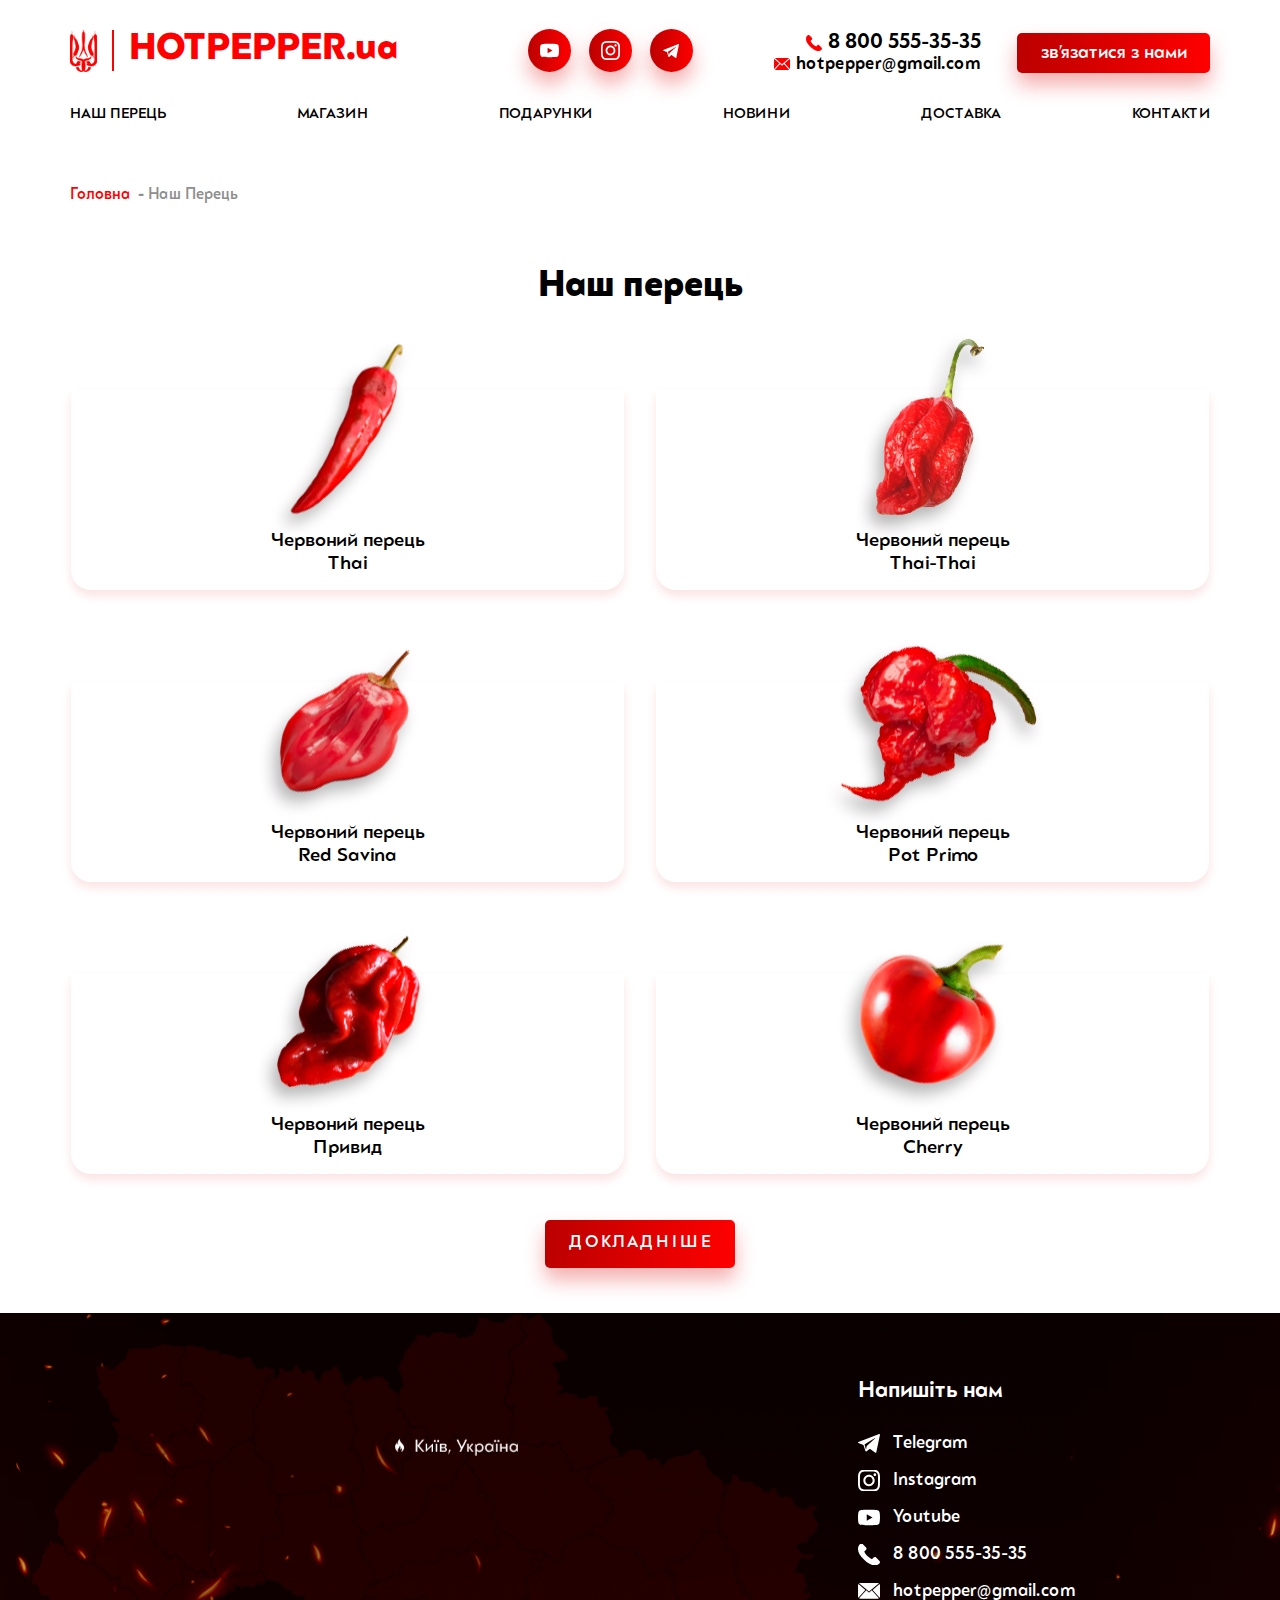
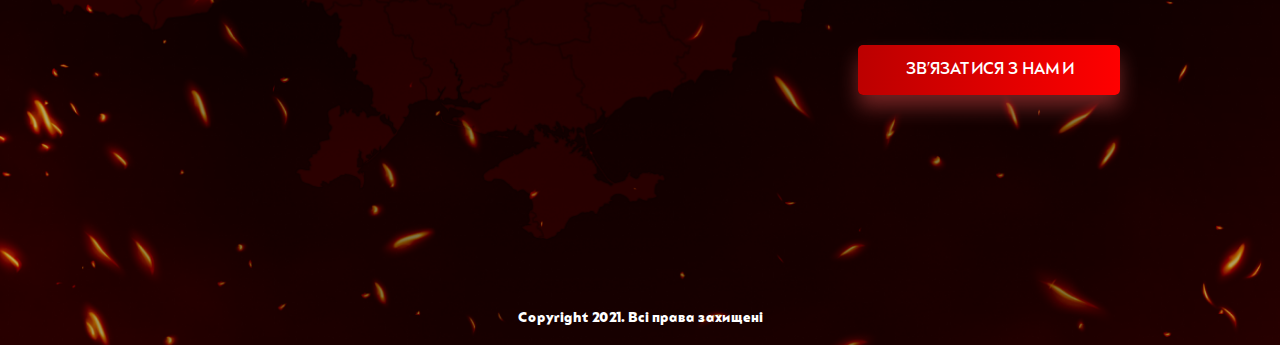
<file: our_pepper.html>
<!DOCTYPE html>
<html lang="ua">
<head>
   <title>HOTPEPPER</title>
   <meta charset="UTF-8">
   <meta name="format-detection" content="telephone=no">
   <link rel="stylesheet" href="css/style.min.css">
   <link rel="shortcut icon" href="./img/logo.svg">
   <meta name="viewport" content="width=device-width, initial-scale=1.0">
</head>

<body>
   <div class="wrapper">
      <header class="header">
   <div class="header__container _container">
      <div class="header__content">
         <div class="header__column">
            <a href="index.html" class="logo">
               <img class="logo-img" src="./img/logo.svg" alt="logo">
               <p class="logo__text">HOTPEPPER.ua</p>
            </a>
         </div>
         <div class="header__column header__column_center">
            <div data-da=".menu__container,767" class="header__social social">
               <a href="#" class="social__item social__item_y"></a>
               <a href="#" class="social__item social__item_i"></a>
               <a href="#" class="social__item social__item_t"></a>
            </div>
         </div>
         <div class="header__column">
            <div class="contacts-header">
               <div class="contacts-header__items items-contacts">
                  <a href="tel:88005553535" class="items-contacts__phone">8 800 555-35-35</a>
                  <a href="mailto:hotpepper@gmail.com" class="items-contacts__email">hotpepper@gmail.com</a>
               </div>
               <a data-da=".menu__container,590,1" href="#" class="contacts-header__button btn">
                  зв’язатися з нами
               </a>
               <div class="icon-menu">
                  <span></span>
                  <span></span>
                  <span></span>
               </div>
            </div>
         </div>
      </div>
      <nav class="header__menu menu">
         <div class="menu__body">
            <div class="menu__container _container">
               <ul class="menu__list">
                  <li>
                     <a href="our_pepper.html" class="menu__link">Наш Перець</a>
                  </li>
                  <li>
                     <a href="products.html" class="menu__link">Магазин</a>
                  </li>
                  <li>
                     <a href="gift_baskets.html" class="menu__link">Подарунки</a>
                  </li>
                  <li>
                     <a href="news.html" class="menu__link">Новини</a>
                  </li>
                  <li>
                     <a href="#" class="menu__link">Доставка</a>
                  </li>
                  <li>
                     <a href="#" class="menu__link">Контакти</a>
                  </li>
               </ul>
            </div>
         </div>
      </nav>
   </div>
</header>
      <main class="page">
         <!-- ============================================================ -->
         <section class="breadcrumb">
            <div class="breadcrumb__container _container">
               <ul class="breadcrumb__list">
                  <li class="breadcrumb__item">
                     <a class="breadcrumb__link" href="index.html">Головна</a>
                  </li>
                  <li class="breadcrumb__item">
                     <a class="breadcrumb__link breadcrumb__link--active" href="our_pepper.html">Наш Перець</a>
                  </li>
               </ul>
            </div>
         </section>
         <!-- ============================================================ -->
         <section class="docs">
            <div class="docs__container _container">
               <h2 class="docs__title title">Наш перець</h2>

               <div class="docs__items">
                  <div class="docs__column">
                     <div class="docs__border-wrap">
                        <a href="#" class="docs__item">
                           <div class="docs__icon">
                              <img src="./img/docs/docs1.png" alt="H1">
                           </div>
                           <div class="docs__text">Червоний перець<br>Thai</div>
                        </a>
                     </div>
                  </div>

                  <div class="docs__column">
                     <div class="docs__border-wrap">
                        <a href="#" class="docs__item">
                           <div class="docs__icon">
                              <img src="./img/docs/docs2.png" alt="H2">
                           </div>
                           <div class="docs__text">Червоний перець<br>Thai-Thai</div>
                        </a>
                     </div>
                  </div>

                  <div class="docs__column">
                     <div class="docs__border-wrap">
                        <a href="#" class="docs__item">
                           <div class="docs__icon">
                              <img src="./img/docs/docs3.png" alt="H3">
                           </div>
                           <div class="docs__text">Червоний перець<br>Red Savina</div>
                        </a>
                     </div>
                  </div>

                  <div class="docs__column">
                     <div class="docs__border-wrap">
                        <a href="#" class="docs__item">
                           <div class="docs__icon">
                              <img src="./img/docs/docs4.png" alt="H4">
                           </div>
                           <div class="docs__text">Червоний перець<br>Pot Primo</div>
                        </a>
                     </div>
                  </div>

                  <div class="docs__column">
                     <div class="docs__border-wrap">
                        <a href="#" class="docs__item">
                           <div class="docs__icon">
                              <img src="./img/docs/docs5.png" alt="H5">
                           </div>
                           <div class="docs__text">Червоний перець<br>Привид</div>
                        </a>
                     </div>
                  </div>

                  <div class="docs__column">
                     <div class="docs__border-wrap">
                        <a href="#" class="docs__item">
                           <div class="docs__icon">
                              <img src="./img/docs/docs6.png" alt="H6">
                           </div>
                           <div class="docs__text">Червоний перець<br>Cherry</div>
                        </a>
                     </div>
                  </div>
               </div>

               <div class="docs__footer">
                  <a href="#" class="docs__more _all-link">Докладніше</a>
               </div>
            </div>
         </section>
         <!-- ============================================================ -->
      </main>
      <footer class="footer">
   <div class="footer__decor">
   </div>
   <div class="footer__container _container">
      <div class="footer__colums">
         <div class="footer__colum">
            <div class="footer__img">
               <img src="./img/footer/map.png" alt="map">
            </div>
         </div>
         <div class="footer__colum">
            <div class="footer__body-contact">
               <div class="footer__top">
                  <h2 class="footer__title">Напишіть нам</h2>
               </div>
               <div class="footer__center">
                  <ul class="footer__list">
                     <li>
                        <a class="footer__link footer-link-tel" href="#">Telegram</a>
                     </li>
                     <li>
                        <a class="footer__link footer-link-ins" href="#">Instagram</a>
                     </li>
                     <li>
                        <a class="footer__link footer-link-you" href="#">Youtube</a>
                     </li>
                     <li>
                        <a class="footer__phone footer__phone-color" href="tel:88005553535">8 800 555-35-35</a>
                     </li>
                     <li>
                        <a class="footer__email footer__email-color"
                           href="mailto:hotpepper@gmail.com">hotpepper@gmail.com</a>
                     </li>
                  </ul>
               </div>
               <div class="footer__bottom">
                  <div class="footer__btn">
                     <a href="#" class="footer__button btn btn_big btn_red">зв’язатися з нами</a>
                  </div>
               </div>
            </div>
         </div>
      </div>
      <div class="footer__footer">
         <a href="#">Copyright 2021. Всі права захищені</a>
      </div>
   </div>
</footer>
   </div>
   <div class="popup popup_popup">
	<div class="popup__content">
		<div class="popup__body">
			<div class="popup__close"></div>
		</div>
	</div>
</div>
<div class="popup popup_massagename-message">
	<div class="popup__content">
		<div class="popup__body">
			<div class="popup__close"></div>
		</div>
	</div>
</div>
<div class="popup popup_video">
	<div class="popup__content">
		<div class="popup__body">
			<div class="popup__close popup__close_video"></div>
			<div class="popup__video _video"></div>
		</div>
	</div>
</div>

   <!-- Swiper -->
<!-- <script src="https://unpkg.com/swiper/swiper-bundle.min.js"></script> -->
<script src="https://code.jquery.com/jquery-3.6.0.min.js"></script>
<script src="js/vendors.min.js"></script>
<script src="js/app.min.js"></script>
</body>

</html>
</file>
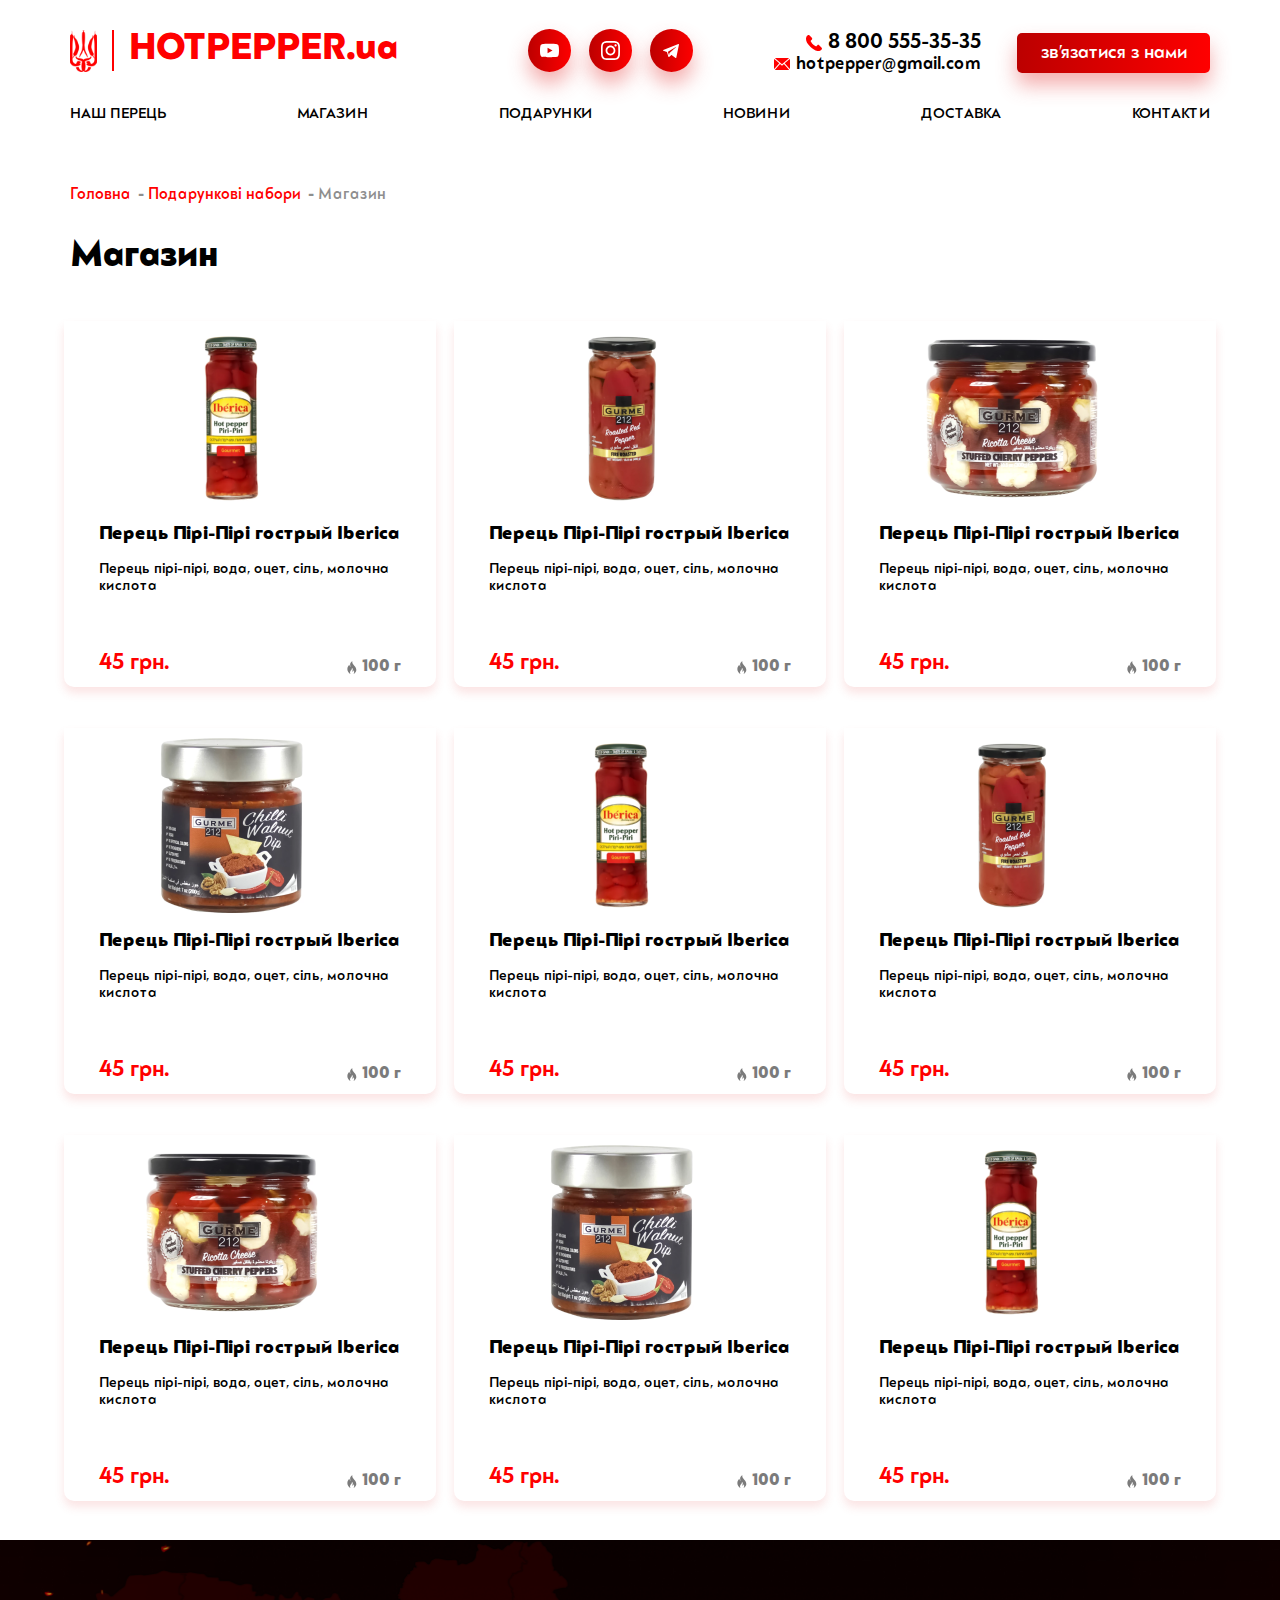
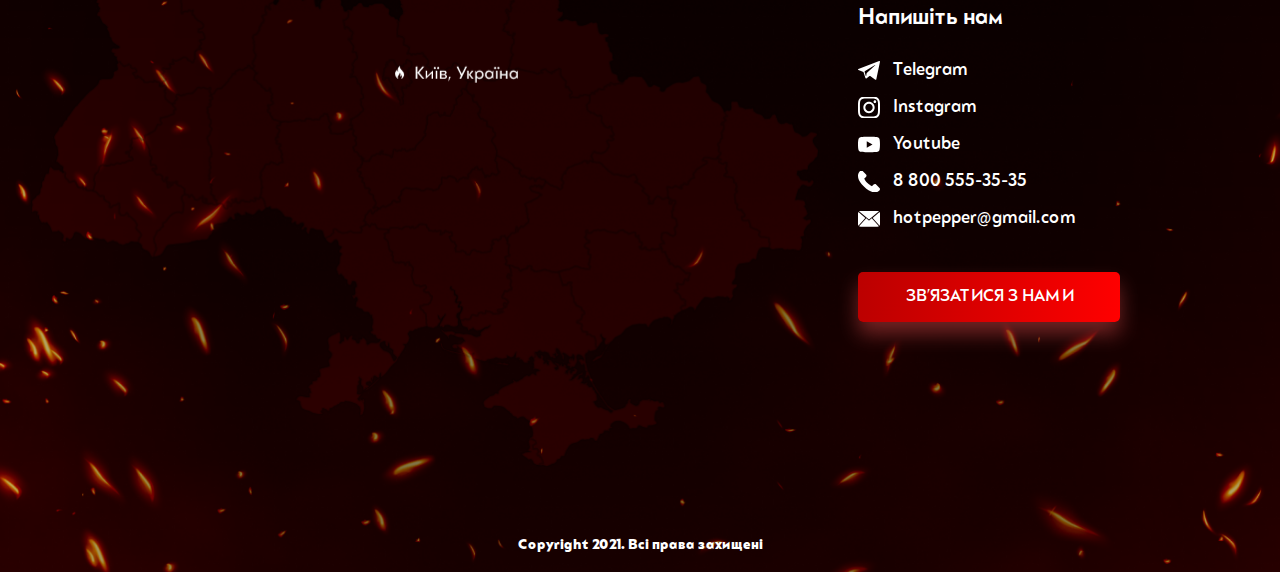
<file: products.html>
<!DOCTYPE html>
<html lang="ua">
<head>
   <title>HOTPEPPER</title>
   <meta charset="UTF-8">
   <meta name="format-detection" content="telephone=no">
   <link rel="stylesheet" href="css/style.min.css">
   <link rel="shortcut icon" href="./img/logo.svg">
   <meta name="viewport" content="width=device-width, initial-scale=1.0">
</head>

<body>
   <div class="wrapper">
      <header class="header">
   <div class="header__container _container">
      <div class="header__content">
         <div class="header__column">
            <a href="index.html" class="logo">
               <img class="logo-img" src="./img/logo.svg" alt="logo">
               <p class="logo__text">HOTPEPPER.ua</p>
            </a>
         </div>
         <div class="header__column header__column_center">
            <div data-da=".menu__container,767" class="header__social social">
               <a href="#" class="social__item social__item_y"></a>
               <a href="#" class="social__item social__item_i"></a>
               <a href="#" class="social__item social__item_t"></a>
            </div>
         </div>
         <div class="header__column">
            <div class="contacts-header">
               <div class="contacts-header__items items-contacts">
                  <a href="tel:88005553535" class="items-contacts__phone">8 800 555-35-35</a>
                  <a href="mailto:hotpepper@gmail.com" class="items-contacts__email">hotpepper@gmail.com</a>
               </div>
               <a data-da=".menu__container,590,1" href="#" class="contacts-header__button btn">
                  зв’язатися з нами
               </a>
               <div class="icon-menu">
                  <span></span>
                  <span></span>
                  <span></span>
               </div>
            </div>
         </div>
      </div>
      <nav class="header__menu menu">
         <div class="menu__body">
            <div class="menu__container _container">
               <ul class="menu__list">
                  <li>
                     <a href="our_pepper.html" class="menu__link">Наш Перець</a>
                  </li>
                  <li>
                     <a href="products.html" class="menu__link">Магазин</a>
                  </li>
                  <li>
                     <a href="gift_baskets.html" class="menu__link">Подарунки</a>
                  </li>
                  <li>
                     <a href="news.html" class="menu__link">Новини</a>
                  </li>
                  <li>
                     <a href="#" class="menu__link">Доставка</a>
                  </li>
                  <li>
                     <a href="#" class="menu__link">Контакти</a>
                  </li>
               </ul>
            </div>
         </div>
      </nav>
   </div>
</header>
      <main class="page">
         <!-- ============================================================ -->
         <section class="breadcrumb">
            <div class="breadcrumb__container _container">
               <ul class="breadcrumb__list">
                  <li class="breadcrumb__item">
                     <a class="breadcrumb__link" href="index.html">Головна</a>
                  </li>
                  <li class="breadcrumb__item">
                     <a class="breadcrumb__link" href="gift_baskets.html">Подарункові
                        набори</a>
                  </li>
                  <li class="breadcrumb__item">
                     <a class="breadcrumb__link breadcrumb__link--active" href="products.html">Магазин</a>
                  </li>
               </ul>
            </div>
         </section>
         <!-- ============================================================ -->
         <section class="products">
            <div class="products__container _container">
               <h2 class="products__title title">Магазин</h2>

               <div class="products__colums">
                  <div class="products__column">
                     <div class="products__border-wrap">
                        <a href="products.html" class="products__item-link">
                           <div class="products__block-top">
                              <div class="products__item filter">
                                 <img src="./img/score/score1.png" alt="1">
                              </div>
                              <div class="products__body">
                                 <h2 class="products__title-title">Перець Пірі-Пірі гострый Iberica</h2>
                                 <div class="products__text">Перець пірі-пірі, вода, оцет, сіль, молочна кислота</div>
                              </div>
                           </div>
                           <div class="products__block-bottom">
                              <div class="products__footer">
                                 <div class="products__money">45 грн.</div>
                                 <div class="products__grams"><span></span>100 г</div>
                              </div>
                           </div>
                        </a>
                     </div>
                  </div>
                  <div class="products__column">
                     <div class="products__border-wrap">
                        <a href="products.html" class="products__item-link">
                           <div class="products__block-top">
                              <div class="products__item filter">
                                 <img src="./img/score/score2.png" alt="1">
                              </div>
                              <div class="products__body">
                                 <h2 class="products__title-title">Перець Пірі-Пірі гострый Iberica</h2>
                                 <div class="products__text">Перець пірі-пірі, вода, оцет, сіль, молочна кислота</div>
                              </div>
                           </div>
                           <div class="products__block-bottom">
                              <div class="products__footer">
                                 <div class="products__money">45 грн.</div>
                                 <div class="products__grams"><span></span>100 г</div>
                              </div>
                           </div>
                        </a>
                     </div>
                  </div>
                  <div class="products__column">
                     <div class="products__border-wrap">
                        <a href="products.html" class="products__item-link">
                           <div class="products__block-top">
                              <div class="products__item filter">
                                 <img src="./img/score/score3.png" alt="1">
                              </div>
                              <div class="products__body">
                                 <h2 class="products__title-title">Перець Пірі-Пірі гострый Iberica</h2>
                                 <div class="products__text">Перець пірі-пірі, вода, оцет, сіль, молочна кислота</div>
                              </div>
                           </div>
                           <div class="products__block-bottom">
                              <div class="products__footer">
                                 <div class="products__money">45 грн.</div>
                                 <div class="products__grams"><span></span>100 г</div>
                              </div>
                           </div>
                        </a>
                     </div>
                  </div>
                  <div class="products__column">
                     <div class="products__border-wrap">
                        <a href="products.html" class="products__item-link">
                           <div class="products__block-top">
                              <div class="products__item filter">
                                 <img src="./img/score/score4.png" alt="1">
                              </div>
                              <div class="products__body">
                                 <h2 class="products__title-title">Перець Пірі-Пірі гострый Iberica</h2>
                                 <div class="products__text">Перець пірі-пірі, вода, оцет, сіль, молочна кислота</div>
                              </div>
                           </div>
                           <div class="products__block-bottom">
                              <div class="products__footer">
                                 <div class="products__money">45 грн.</div>
                                 <div class="products__grams"><span></span>100 г</div>
                              </div>
                           </div>
                        </a>
                     </div>
                  </div>
                  <div class="products__column">
                     <div class="products__border-wrap">
                        <a href="products.html" class="products__item-link">
                           <div class="products__block-top">
                              <div class="products__item filter">
                                 <img src="./img/score/score1.png" alt="1">
                              </div>
                              <div class="products__body">
                                 <h2 class="products__title-title">Перець Пірі-Пірі гострый Iberica</h2>
                                 <div class="products__text">Перець пірі-пірі, вода, оцет, сіль, молочна кислота</div>
                              </div>
                           </div>
                           <div class="products__block-bottom">
                              <div class="products__footer">
                                 <div class="products__money">45 грн.</div>
                                 <div class="products__grams"><span></span>100 г</div>
                              </div>
                           </div>
                        </a>
                     </div>
                  </div>
                  <div class="products__column">
                     <div class="products__border-wrap">
                        <a href="products.html" class="products__item-link">
                           <div class="products__block-top">
                              <div class="products__item filter">
                                 <img src="./img/score/score2.png" alt="1">
                              </div>
                              <div class="products__body">
                                 <h2 class="products__title-title">Перець Пірі-Пірі гострый Iberica</h2>
                                 <div class="products__text">Перець пірі-пірі, вода, оцет, сіль, молочна кислота</div>
                              </div>
                           </div>
                           <div class="products__block-bottom">
                              <div class="products__footer">
                                 <div class="products__money">45 грн.</div>
                                 <div class="products__grams"><span></span>100 г</div>
                              </div>
                           </div>
                        </a>
                     </div>
                  </div>
                  <div class="products__column">
                     <div class="products__border-wrap">
                        <a href="products.html" class="products__item-link">
                           <div class="products__block-top">
                              <div class="products__item filter">
                                 <img src="./img/score/score3.png" alt="1">
                              </div>
                              <div class="products__body">
                                 <h2 class="products__title-title">Перець Пірі-Пірі гострый Iberica</h2>
                                 <div class="products__text">Перець пірі-пірі, вода, оцет, сіль, молочна кислота</div>
                              </div>
                           </div>
                           <div class="products__block-bottom">
                              <div class="products__footer">
                                 <div class="products__money">45 грн.</div>
                                 <div class="products__grams"><span></span>100 г</div>
                              </div>
                           </div>
                        </a>
                     </div>
                  </div>
                  <div class="products__column">
                     <div class="products__border-wrap">
                        <a href="products.html" class="products__item-link">
                           <div class="products__block-top">
                              <div class="products__item filter">
                                 <img src="./img/score/score4.png" alt="1">
                              </div>
                              <div class="products__body">
                                 <h2 class="products__title-title">Перець Пірі-Пірі гострый Iberica</h2>
                                 <div class="products__text">Перець пірі-пірі, вода, оцет, сіль, молочна кислота</div>
                              </div>
                           </div>
                           <div class="products__block-bottom">
                              <div class="products__footer">
                                 <div class="products__money">45 грн.</div>
                                 <div class="products__grams"><span></span>100 г</div>
                              </div>
                           </div>
                        </a>
                     </div>
                  </div>
                  <div class="products__column">
                     <div class="products__border-wrap">
                        <a href="products.html" class="products__item-link">
                           <div class="products__block-top">
                              <div class="products__item filter">
                                 <img src="./img/score/score1.png" alt="1">
                              </div>
                              <div class="products__body">
                                 <h2 class="products__title-title">Перець Пірі-Пірі гострый Iberica</h2>
                                 <div class="products__text">Перець пірі-пірі, вода, оцет, сіль, молочна кислота</div>
                              </div>
                           </div>
                           <div class="products__block-bottom">
                              <div class="products__footer">
                                 <div class="products__money">45 грн.</div>
                                 <div class="products__grams"><span></span>100 г</div>
                              </div>
                           </div>
                        </a>
                     </div>
                  </div>
               </div>
            </div>
         </section>
         <!-- ============================================================ -->
      </main>
      <footer class="footer">
   <div class="footer__decor">
   </div>
   <div class="footer__container _container">
      <div class="footer__colums">
         <div class="footer__colum">
            <div class="footer__img">
               <img src="./img/footer/map.png" alt="map">
            </div>
         </div>
         <div class="footer__colum">
            <div class="footer__body-contact">
               <div class="footer__top">
                  <h2 class="footer__title">Напишіть нам</h2>
               </div>
               <div class="footer__center">
                  <ul class="footer__list">
                     <li>
                        <a class="footer__link footer-link-tel" href="#">Telegram</a>
                     </li>
                     <li>
                        <a class="footer__link footer-link-ins" href="#">Instagram</a>
                     </li>
                     <li>
                        <a class="footer__link footer-link-you" href="#">Youtube</a>
                     </li>
                     <li>
                        <a class="footer__phone footer__phone-color" href="tel:88005553535">8 800 555-35-35</a>
                     </li>
                     <li>
                        <a class="footer__email footer__email-color"
                           href="mailto:hotpepper@gmail.com">hotpepper@gmail.com</a>
                     </li>
                  </ul>
               </div>
               <div class="footer__bottom">
                  <div class="footer__btn">
                     <a href="#" class="footer__button btn btn_big btn_red">зв’язатися з нами</a>
                  </div>
               </div>
            </div>
         </div>
      </div>
      <div class="footer__footer">
         <a href="#">Copyright 2021. Всі права захищені</a>
      </div>
   </div>
</footer>
   </div>
   <div class="popup popup_popup">
	<div class="popup__content">
		<div class="popup__body">
			<div class="popup__close"></div>
		</div>
	</div>
</div>
<div class="popup popup_massagename-message">
	<div class="popup__content">
		<div class="popup__body">
			<div class="popup__close"></div>
		</div>
	</div>
</div>
<div class="popup popup_video">
	<div class="popup__content">
		<div class="popup__body">
			<div class="popup__close popup__close_video"></div>
			<div class="popup__video _video"></div>
		</div>
	</div>
</div>

   <!-- Swiper -->
<!-- <script src="https://unpkg.com/swiper/swiper-bundle.min.js"></script> -->
<script src="https://code.jquery.com/jquery-3.6.0.min.js"></script>
<script src="js/vendors.min.js"></script>
<script src="js/app.min.js"></script>
</body>

</html>
</file>
<file: css/style.min.css>
@charset "UTF-8";
@font-face {
  font-family: "GravaDisplay";
  font-display: swap;
  src: url("../fonts/GravaDisplay-Roman.woff2") format("woff2"), url("../fonts/GravaDisplay-Roman.woff") format("woff");
  font-weight: 400;
  font-style: normal;
}
@font-face {
  font-family: "GravaDisplay";
  font-display: swap;
  src: url("../fonts/GravaDisplay-SemiBold.woff2") format("woff2"), url("../fonts/GravaDisplay-SemiBold.woff") format("woff");
  font-weight: 600;
  font-style: normal;
}
@font-face {
  font-family: "GravaDisplay";
  font-display: swap;
  src: url("../fonts/GravaDisplay-Normal.woff2") format("woff2"), url("../fonts/GravaDisplay-Normal.woff") format("woff");
  font-weight: 400;
  font-style: normal;
}
@font-face {
  font-family: "GravaDisplay";
  font-display: swap;
  src: url("../fonts/GravaDisplay-Medium.woff2") format("woff2"), url("../fonts/GravaDisplay-Medium.woff") format("woff");
  font-weight: 500;
  font-style: normal;
}
@font-face {
  font-family: "GravaDisplay";
  font-display: swap;
  src: url("../fonts/GravaDisplay-Ultra.woff2") format("woff2"), url("../fonts/GravaDisplay-Ultra.woff") format("woff");
  font-weight: 400;
  font-style: normal;
}
* {
  padding: 0px;
  margin: 0px;
  border: 0px;
}

*,
*:before,
*:after {
  -moz-box-sizing: border-box;
  -webkit-box-sizing: border-box;
  box-sizing: border-box;
}

aside,
nav,
footer,
header,
section {
  display: block;
}

html {
  font-size: 16px;
}

html,
body {
  height: 100%;
  min-width: 320px;
}

body {
  line-height: 1;
  font-family: "GravaDisplay";
  -ms-text-size-adjust: 100%;
  -moz-text-size-adjust: 100%;
  -webkit-text-size-adjust: 100%;
}

input,
button,
textarea {
  font-family: "GravaDisplay";
  font-size: inherit;
}

input::-ms-clear {
  display: none;
}

button {
  cursor: pointer;
  background-color: inherit;
}

button::-moz-focus-inner {
  padding: 0;
  border: 0;
}

a,
a:visited {
  text-decoration: none;
}

a:hover {
  text-decoration: none;
}

ul li {
  list-style: none;
}

img {
  vertical-align: top;
}

h1,
h2,
h3,
h4,
h5,
h6 {
  font-weight: inherit;
  font-size: inherit;
}

/*
&::-webkit-scrollbar {
	display: none;
}
*/
body {
  background: #fff;
  color: #000;
}
body._lock {
  overflow: hidden;
}

.wrapper {
  width: 100%;
  min-height: 100%;
  overflow: hidden;
  display: flex;
  flex-direction: column;
  opacity: 0;
  transition: all 1s ease 0.7s;
}

.wrapper.active {
  opacity: 1;
}

._container {
  max-width: 1140px;
  margin: 0px auto;
}
@media (max-width: 1180px) {
  ._container {
    max-width: 970px;
  }
}
@media (max-width: 992px) {
  ._container {
    max-width: 750px;
  }
}
@media (max-width: 767px) {
  ._container {
    max-width: none;
    padding: 0px 15px;
  }
}

.button {
  display: inline-flex;
  padding: 0px 0px;
}
.button._fw {
  width: 100%;
}

.select {
  position: relative;
}
.select__item {
  position: relative;
}
.select__title {
  color: #000;
  border: 1px solid #d9d9d9;
  background-color: #fff;
  cursor: pointer;
  border-radius: 4px;
}
@media (max-width: 991.98px) {
  .select__title {
    font-size: 18px;
  }
}
.select__value {
  display: flex;
  font-size: 14px;
  height: 30px;
  padding: 0px 15px;
  align-items: center;
  justify-content: space-between;
  flex-direction: row-reverse;
}
.select__value span {
  height: 1em;
  overflow: hidden;
  display: -webkit-box;
  -webkit-line-clamp: 1;
  -webkit-box-orient: vertical;
}
.select__value:before {
  content: "";
  display: inline-block;
  transition: all 0.3s ease 0s;
  width: 11px;
  height: 7px;
  background: url("../img/icons/select.svg") center/100% no-repeat;
}
.select__input {
  width: 100%;
  background-color: transparent;
  height: 100%;
}
.select__options {
  color: #000;
  position: absolute;
  top: 29px;
  border-radius: 0 0 4px 4px;
  min-width: 100%;
  left: 0;
  background-color: #fff;
  border-top: 0;
  border: 1px solid #d9d9d9;
  border-top: 0;
  font-size: 14px;
  padding: 10px 0px 5px 0px;
}
@media (max-width: 991.98px) {
  .select__options {
    font-size: 18px;
  }
}
.select__option {
  cursor: pointer;
  padding: 5px 15px;
  margin: 0px 0px 0px 0px;
}
@media (min-width: 992px) {
  .select__option:hover {
    background: #d9d9d9;
  }
}
.select._active {
  z-index: 5;
}
.select._active .select__value:before {
  transform: rotate(-180deg);
}
.select._active .select__options {
  display: block;
}

input[type=text],
input[type=email],
input[type=tel],
textarea {
  -webkit-appearance: none;
  -moz-appearance: none;
  appearance: none;
}
input[type=text]:focus,
input[type=email]:focus,
input[type=tel]:focus,
textarea:focus {
  outline: none;
}

.input {
  border-radius: 0 !important;
  width: 100%;
  display: block;
  padding: 0px 20px;
}
textarea.input {
  resize: none;
  padding: 0px 0px;
}

.checkbox {
  position: relative;
}
.checkbox__input {
  position: absolute;
  width: 0;
  height: 0;
  opacity: 0;
  visibility: hidden;
}
.checkbox__input:checked + .checkbox__text:before {
  background: #fff url("../img/icons/check.svg") center no-repeat;
}
.checkbox__text {
  display: inline-flex;
  align-items: center;
  position: relative;
  font-size: 16px;
  color: #ffffff;
  letter-spacing: -0.3px;
  line-height: 1.25;
  cursor: pointer;
}
.checkbox__text:before {
  content: "";
  align-self: flex-start;
  margin: 0px 14px 0px 0px;
  flex: 0 0 20px;
  left: 0;
  top: 0;
  width: 20px;
  height: 18px;
  background: #fff;
  border: 1px solid #a7a9ac;
}
.checkbox a {
  color: #fff;
  text-decoration: underline;
}
@media (min-width: 992px) {
  .checkbox a:hover {
    text-decoration: none;
  }
}
.checkbox._error .checkbox__text:before {
  border: 1px solid #ee1212;
}

.options {
  display: flex;
  flex-direction: column;
  align-items: flex-start;
}
.options__item {
  position: relative;
  cursor: pointer;
}
.options__input {
  position: absolute;
  width: 0;
  height: 0;
  opacity: 0;
  left: 0;
  top: 0;
  visibility: hidden;
}
.options__input:checked + .options__text:after {
  transform: scale(1);
}
.options__text {
  display: inline-flex;
  align-items: center;
  position: relative;
  font-size: 16px;
  color: #ffffff;
  letter-spacing: -0.3px;
  line-height: 1.25;
}
.options__text:before {
  content: "";
  align-self: flex-start;
  margin: 0px 14px 0px 0px;
  flex: 0 0 20px;
  left: 0;
  top: 0;
  border-radius: 50%;
  width: 20px;
  height: 18px;
  background: #fff;
  border: 1px solid #a7a9ac;
}
.options__text:after {
  content: "";
  transition: all 0.3s ease 0s;
  transform: scale(0);
  width: 10px;
  height: 10px;
  border-radius: 50%;
  background-color: #77243a;
  position: absolute;
  left: 5px;
  top: 4px;
}

.rating {
  display: flex;
  align-items: flex-end;
  font-size: 40px;
  line-height: 0.75;
  transition: opacity 0.3s ease 0s;
}

.rating.rating_sending {
  opacity: 0.2;
}

.rating.rating_set .rating__active,
.rating.rating_set .rating__item {
  cursor: pointer;
}

.rating__body {
  position: relative;
}

.rating__body::before {
  content: "★★★★★";
  display: block;
}

.rating__active {
  position: absolute;
  width: 0%;
  height: 100%;
  top: 0;
  left: 0;
  overflow: hidden;
}

.rating__active::before {
  content: "★★★★★";
  position: absolute;
  width: 100%;
  height: 100%;
  top: 0;
  left: 0;
  color: #ffd300;
}

.rating__items {
  display: flex;
  position: absolute;
  width: 100%;
  height: 100%;
  top: 0;
  left: 0;
}

.rating__item {
  flex: 0 0 20%;
  height: 100%;
  opacity: 0;
}

.rating__value {
  font-size: 50%;
  line-height: 1;
  padding: 0px 0px 0px 10px;
}

.quantity {
  width: 88px;
  height: 40px;
  display: flex;
  border: 1px solid rgba(166, 166, 166, 0.45);
}
.quantity__button {
  flex: 0 0 30px;
  position: relative;
  cursor: pointer;
}
.quantity__button::before, .quantity__button::after {
  content: "";
  position: absolute;
  top: 50%;
  left: 50%;
  transition: all 0.3s ease 0s;
  margin: 0px 0px 0px -4.5px;
  background-color: #a6a6a6;
  width: 9px;
  height: 1px;
}
@media (min-width: 991.98px) {
  .quantity__button:hover::before, .quantity__button:hover::after {
    background-color: rgba(0, 0, 0, 0.5);
  }
}
.quantity__button_plus::before {
  transform: rotate(-90deg);
}
.quantity__input {
  flex: 1 1 auto;
}
.quantity__input input {
  height: 100%;
  color: #a6a6a6;
  font-size: 12px;
  width: 100%;
  text-align: center;
}

.btn {
  font-weight: 500;
  font-size: 18px;
  padding: 11px 23px 11px 24px;
  color: #fff;
  display: inline-flex;
  justify-content: center;
  align-items: center;
  text-align: center;
  background: linear-gradient(93.21deg, #BB0000 0%, #FF0000 100%);
  box-shadow: 0px 12px 20px rgba(230, 77, 77, 0.454846);
  border-radius: 5px;
  transition: transform 0.9s;
}
.btn:hover {
  animation: pulsate 2s ease-in-out;
  background: linear-gradient(93.21deg, #ff3535 100%, #BB0000 0%);
  transform: scale(1.1);
}
@keyframes pulsate {
  0% {
    box-shadow: 0 0 20px rgba(255, 0, 0, 0.73), 0 0 30px rgba(255, 0, 0, 0.73);
  }
}
.btn_big {
  min-height: 50px;
  text-transform: uppercase;
  font-size: 16px;
}
@media (max-width: 390px) {
  .btn_big {
    font-size: 12px;
  }
}
.btn_red {
  background: linear-gradient(93.21deg, #BB0000 0%, #FF0000 100%);
  box-shadow: 0px 12px 20px rgba(230, 77, 77, 0.454846);
}
.btn_red:hover {
  background: linear-gradient(93.21deg, #FF0000 100%, #BB0000 0%);
}

.row:after {
  display: block;
  content: "";
  clear: both;
}

.rub:after {
  content: "₽";
}

ol.counter {
  list-style-type: none;
  counter-reset: item;
}
ol.counter li {
  position: relative;
  padding: 0px 0px 0px 45px;
}
ol.counter li:before {
  counter-increment: item;
  content: counter(item);
  position: absolute;
  left: 0;
  top: 0;
  color: #818181;
  font-size: 14px;
  font-weight: 700;
  text-align: center;
  line-height: 26px;
  border-radius: 50%;
  width: 28px;
  height: 28px;
  border: 1px solid #4274bb;
}

.ellipsis {
  display: block;
  overflow: hidden;
  width: 100%;
  white-space: nowrap;
  text-overflow: ellipsis;
}

.es {
  overflow: hidden;
  white-space: nowrap;
  text-overflow: ellipsis;
}

.table {
  display: table;
  font-size: 0;
  width: 100%;
}

.trow {
  display: table-row;
}

.cell {
  display: table-cell;
}
.cell.full {
  width: 100%;
}

._ibg {
  position: relative;
}
._ibg img {
  position: absolute;
  width: 100%;
  height: 100%;
  top: 0;
  left: 0;
  object-fit: cover;
}

body.ie ._ibg {
  background-position: center;
  background-size: cover;
  background-repeat: no-repeat;
}
body.ie ._ibg img {
  width: 0;
  height: 0;
  opacity: 0;
  visibility: hidden;
}

._video {
  position: relative;
  overflow: hidden;
  height: 0;
  padding-bottom: 56.25%;
}
._video video,
._video iframe,
._video object,
._video embed {
  position: absolute;
  top: 0;
  left: 0;
  width: 100%;
  height: 100%;
}

.videobg video,
.videobg iframe,
.videobg object,
.videobg embed {
  position: fixed;
  top: 50%;
  left: 50%;
  min-width: 100%;
  min-height: 100%;
  width: auto;
  height: auto;
  z-index: -100;
  transform: translateX(-50%) translateY(-50%);
  background-size: cover;
}

._more-content {
  transition: all 0.3s ease 0s;
  overflow: hidden;
}

._more-link {
  cursor: pointer;
}
._more-link span {
  font-style: normal;
}
._more-link span:first-child {
  display: block;
}
._more-link span:last-child {
  display: none;
}
._more-link._active span {
  font-style: normal;
}
._more-link._active span:first-child {
  display: none;
}
._more-link._active span:last-child {
  display: block;
}

#map {
  background: url("../img/icons/loading.gif") center/50px no-repeat;
}

._swiper {
  overflow: hidden;
}
._swiper .swiper-wrapper {
  width: 100%;
  height: 100%;
  box-sizing: content-box;
  display: flex;
  position: relative;
}
._swiper.swiper-container-vertical .swiper-wrapper {
  flex-direction: column;
}
._swiper.swiper-container-autoheight .swiper-wrapper {
  align-items: flex-start;
}

.swiper-container-initialized .swiper-slide {
  flex-shrink: 0;
}

.swiper-container-android .swiper-slide,
.swiper-container-android .swiper-wrapper {
  transform: translate3d(0px, 0, 0);
}

.swiper-button-lock {
  display: none !important;
}

._tabs-block {
  display: none;
}
._tabs-block._active {
  display: block;
}

.mirror {
  transform: scale(-1, 1);
}

.nicescroll-rails {
  z-index: 1000 !important;
}

._custom-scroll {
  position: fixed;
  right: 0;
  top: 0;
  width: 3px;
  height: 100%;
  z-index: 1000;
}
._custom-scroll__line {
  background-color: rgba(0, 0, 0, 0.5);
  border-radius: 3px 0 0 3px;
  position: relative;
  left: 0;
  top: 0;
  width: 100%;
}

.popup {
  -webkit-overflow-scrolling: touch;
  z-index: 100;
  padding: 30px 10px;
  position: fixed;
  top: 0px;
  left: 0;
  width: 100%;
  height: 100%;
  transition: visibility 0.8s ease 0s;
  visibility: hidden;
}
.popup::before {
  content: "";
  background-color: rgba(0, 0, 0, 0.9);
  position: fixed;
  width: 100%;
  height: 100%;
  top: 0;
  left: 0;
  opacity: 0;
  transition: opacity 0.8s ease 0s;
}
.popup.show {
  visibility: visible;
  overflow: auto;
}
.popup.show::before {
  opacity: 1;
}
.popup.show .popup__body {
  transform: scale(1);
}
.popup._active {
  overflow: auto;
  visibility: visible;
}
.popup._active::before {
  opacity: 1;
}
.popup._active .popup__body {
  transition: all 0.3s ease 0.2s;
  transform: scale(1);
}
.popup__content {
  display: flex;
  flex-direction: column;
  align-items: center;
  min-height: 100%;
  flex: 1 1 auto;
  width: 100%;
  display: flex;
  justify-content: center;
  align-items: center;
}
.popup__body {
  transform: scale(0);
  transition: all 0.3s ease 0s;
  background-color: #fff;
  padding: 50px;
  width: 100%;
  max-width: 800px;
}
.popup__close {
  width: 15px;
  height: 15px;
  position: absolute;
  top: 0px;
  right: 0px;
  cursor: pointer;
  z-index: 30;
}

.icon-menu {
  display: none;
}
@media (max-width: 992px) {
  .icon-menu {
    display: block;
    position: absolute;
    top: 34px;
    right: -30px;
    width: 36px;
    height: 18px;
    cursor: pointer;
    z-index: 5;
  }
  .icon-menu span {
    transition: all 0.3s ease 0s;
    top: calc(50% - 1px);
    left: 0px;
    position: absolute;
    width: 100%;
    height: 2px;
    background-color: #000;
  }
  .icon-menu span:first-child {
    top: 0px;
  }
  .icon-menu span:last-child {
    top: auto;
    bottom: 0px;
  }
  .icon-menu._active span {
    transform: scale(0);
  }
  .icon-menu._active span:first-child {
    transform: rotate(-45deg);
    top: calc(50% - 1px);
  }
  .icon-menu._active span:last-child {
    transform: rotate(45deg);
    bottom: calc(50% - 1px);
  }
}
@media (max-width: 820px) {
  .icon-menu {
    right: -20px;
  }
}
@media (max-width: 799px) {
  .icon-menu {
    right: -7px;
  }
}
@media (max-width: 767px) {
  .icon-menu {
    right: 55px;
  }
}
@media (max-width: 698px) {
  .icon-menu {
    right: 25px;
  }
}
@media (max-width: 670px) {
  .icon-menu {
    right: 6px;
  }
}
@media (max-width: 650px) {
  .icon-menu {
    right: -4px;
  }
}
@media (max-width: 640px) {
  .icon-menu {
    right: 6px;
  }
}
@media (max-width: 620px) {
  .icon-menu {
    right: -3px;
  }
}
@media (max-width: 607px) {
  .icon-menu {
    right: 7px;
  }
}

.header {
  position: absolute;
  top: 0;
  left: 0;
  width: 100%;
  z-index: 5;
}
@media (max-width: 992px) {
  .header {
    position: fixed;
  }
}
.header__content {
  display: flex;
  min-height: 105px;
  align-items: center;
  position: relative;
  z-index: 3;
}
@media (max-width: 992px) {
  .header__content {
    min-height: 85px;
  }
}
.header__column {
  flex: 0 1 50%;
}
@media (max-width: 767px) {
  .header__column {
    display: contents;
  }
}
@media (max-width: 992px) {
  .header__column {
    flex: 0 1 auto;
  }
}
@media (max-width: 1220px) {
  .header__column {
    padding-right: 30px;
  }
}
.header__column_center {
  flex: 0 0 225px;
}
@media (max-width: 1182px) {
  .header__column_center {
    flex: 0 1 225px;
  }
}
@media (max-width: 1180px) {
  .header__column_center {
    flex: 0 1 225px;
    margin-left: 40px;
  }
}
@media (max-width: 992px) {
  .header__column_center {
    margin-left: 0px;
  }
}
@media (max-width: 992px) {
  .header__social {
    display: flex;
  }
}
@media (max-width: 767px) {
  .header__social {
    padding: 30px 0px 0px 0px;
    justify-content: center;
  }
}

@media (max-width: 992px) {
  .menu__body {
    position: fixed;
    top: 0;
    left: -100%;
    width: 100%;
    height: 100%;
    overflow: auto;
    background: #fff;
    padding: 100px 0px 30px 0px;
    transition: left 0.3s ease 0s;
  }
  .menu__body._active {
    left: 0;
  }
  .menu__body::before {
    content: "";
    position: fixed;
    top: 0;
    left: 0;
    width: 100%;
    height: 75px;
    background-color: #fff;
    z-index: 2;
  }
}
.menu__list {
  display: flex;
  justify-content: space-between;
}
@media (max-width: 992px) {
  .menu__list {
    display: block;
  }
}
.menu__list li {
  margin: 0px 0px 0px 0px;
}
.menu__list li:last-child {
  margin: 0px 0px 0px 0px;
}
@media (max-width: 1260px) {
  .menu__list li:last-child {
    margin: 0px 38px 0px 0px;
  }
}
@media (max-width: 992px) {
  .menu__list {
    text-align: center;
  }
  .menu__list li {
    margin: 10px 0px 30px 0px;
    padding: 0px 5px;
  }
  .menu__list li:last-child {
    margin: 0px;
  }
}
@media (max-width: 390px) {
  .menu__list li {
    display: flex;
    justify-content: center;
    align-items: center;
  }
}
@media (max-width: 991px) {
  .menu__list li {
    display: flex;
    justify-content: center;
    align-items: center;
  }
}
.menu__link {
  display: inline-block;
  font-weight: 500;
  font-size: 14px;
  text-transform: uppercase;
  color: rgb(0, 0, 0);
  position: relative;
  text-decoration: none;
  margin-block: 2px;
}
.menu__link::after {
  content: "";
  position: absolute;
  width: 100%;
  height: 1px;
  background-color: #ff0000;
  border-radius: 4px;
  left: 0;
  bottom: 0;
  transform: scale(0);
  transform-origin: left;
  transition: transform 0.5s ease;
}
.menu__link:hover::after {
  transform: scale(1);
}
@media (max-width: 992px) {
  .menu__link {
    font-size: 20px;
  }
}

.logo {
  display: inline-flex;
  align-items: center;
}
@media (max-width: 767px) {
  .logo img {
    display: block;
  }
}
@media (max-width: 390px) {
  .logo img {
    margin: 0px 0px 0px 0px;
  }
}
.logo__text {
  flex: 0 1 283px;
  font-weight: 400;
  font-size: 36px;
  line-height: 114%;
  color: #ff0000;
  border-left: 2px solid #ff0000;
  padding: 0px 0px 0px 15px;
  margin: 0px 0px 0px 15px;
}
@media (max-width: 1182px) {
  .logo__text {
    padding: 0px 0px 0px 5px;
    margin: 0px 0px 0px 70px;
  }
}
@media (max-width: 992px) {
  .logo__text {
    font-size: 29px;
    margin: 0px 0px 0px 25px;
  }
}
@media (max-width: 825px) {
  .logo__text {
    font-size: 28px;
    margin-left: 15px;
  }
}
@media (max-width: 767px) {
  .logo__text {
    font-size: 30px;
    margin-left: 50px;
  }
}
@media (max-width: 607px) {
  .logo__text {
    margin-left: 15px;
  }
}
@media (max-width: 590px) {
  .logo__text {
    font-size: 32px;
    margin-left: 128px;
  }
}
@media (max-width: 543px) {
  .logo__text {
    margin-left: 95px;
  }
}
@media (max-width: 523px) {
  .logo__text {
    margin-left: 85px;
  }
}
@media (max-width: 436px) {
  .logo__text {
    margin-left: 40px;
  }
}
@media (max-width: 414px) {
  .logo__text {
    margin-left: 27px;
  }
}
@media (max-width: 390px) {
  .logo__text {
    margin-left: 20px;
  }
}
@media (max-width: 375px) {
  .logo__text {
    margin-left: 16px;
  }
}
@media (max-width: 360px) {
  .logo__text {
    font-size: 30px;
  }
}

.contacts-header {
  display: flex;
  justify-content: flex-end;
  align-items: center;
}
.contacts-header__items {
  align-items: flex-end;
  align-self: stretch;
  justify-content: space-between;
  padding: 0px 36px 0px 0px;
}
@media (max-width: 799px) {
  .contacts-header__items {
    padding: 0px;
  }
}
@media (max-width: 1182px) {
  .contacts-header__button {
    padding: 0px 8px;
  }
}
@media (max-width: 767px) {
  .contacts-header__button {
    margin-left: 70px;
  }
}
@media (max-width: 640px) {
  .contacts-header__button {
    margin-left: 35px;
  }
}
@media (max-width: 615px) {
  .contacts-header__button {
    margin-left: 15px;
  }
}
@media (max-width: 590px) {
  .contacts-header__button {
    width: 100%;
    margin: 30px 0px 0px 0px;
  }
}

.footer {
  position: relative;
}
.footer__decor {
  background: url("../img/footer/footer-bg.png") center center/cover no-repeat;
  position: absolute;
  width: 100%;
  height: 100%;
  z-index: -1;
}
.footer__colums {
  display: flex;
  justify-content: space-between;
}
@media (max-width: 700px) {
  .footer__colums {
    justify-content: center;
  }
}
.footer__colum {
  position: relative;
}
.footer__img {
  position: relative;
  left: -23%;
}
@media (max-width: 1520px) {
  .footer__img {
    left: -14%;
  }
}
@media (max-width: 1368px) {
  .footer__img {
    left: -5%;
  }
}
@media (max-width: 1215px) {
  .footer__img {
    left: 3%;
  }
}
@media (max-width: 1180px) {
  .footer__img {
    left: -6%;
  }
}
@media (max-width: 1061px) {
  .footer__img {
    left: 9%;
  }
}
@media (max-width: 992px) {
  .footer__img {
    left: -8%;
  }
}
@media (max-width: 827px) {
  .footer__img {
    top: 22%;
    left: 9%;
  }
}
@media (max-width: 700px) {
  .footer__img {
    display: none;
  }
}
.footer__img img {
  width: 100%;
}
@media (max-width: 1061px) {
  .footer__img img {
    width: 85%;
  }
}
@media (max-width: 992px) {
  .footer__img img {
    width: 100%;
  }
}
@media (max-width: 827px) {
  .footer__img img {
    width: 80%;
  }
}
.footer__body-contact {
  margin: 65px 90px 0px 0px;
}
@media (max-width: 1215px) {
  .footer__body-contact {
    margin: 65px 30px 0px 0px;
  }
}
@media (max-width: 1061px) {
  .footer__body-contact {
    margin: 65px 0px 0px 0px;
  }
}
@media (max-width: 765px) {
  .footer__body-contact {
    margin: 65px 60px 0px 0px;
  }
}
@media (max-width: 700px) {
  .footer__body-contact {
    margin: 0px;
  }
}
.footer__top {
  margin-bottom: 30px;
}
@media (max-width: 700px) {
  .footer__top {
    margin: 40px 0px 30px 0px;
    text-align: center;
  }
}
.footer__title {
  font-family: "GravaDisplay";
  font-style: normal;
  font-weight: 600;
  font-size: 22px;
  line-height: 27px;
  color: #fff;
}
@media (max-width: 700px) {
  .footer__title {
    font-size: 30px;
  }
}
.footer__list li {
  margin: 0px 0px 20px 0px;
}
.footer__phone {
  background: url("../img/footer/phone.svg") left no-repeat;
  padding: 2px 0px 2px 35px;
  font-family: "GravaDisplay";
  font-style: normal;
  font-weight: 500;
  font-size: 17px;
  color: rgb(255, 255, 255);
}
.footer__email {
  background: url("../img/footer/mail.svg") left no-repeat;
  padding: 2px 0px 2px 35px;
  font-family: "GravaDisplay";
  font-style: normal;
  font-weight: 500;
  font-size: 17px;
  color: rgb(255, 255, 255);
}
.footer__bottom {
  margin-top: 45px;
}
.footer__button {
  min-width: 262px;
}
.footer__footer {
  display: flex;
  justify-content: center;
  margin: 70px 0px 18px 0px;
}
.footer__footer a {
  font-family: "GravaDisplay";
  font-style: normal;
  font-weight: 400;
  font-size: 14px;
  line-height: 17px;
  color: #fff;
}

.footer-link-tel {
  background: url("../img/footer/telegram.svg") left no-repeat;
  padding: 2px 0px 2px 35px;
  font-family: "GravaDisplay";
  font-style: normal;
  font-weight: 500;
  font-size: 17px;
  color: rgb(255, 255, 255);
}

.footer-link-ins {
  background: url("../img/footer/insta.svg") left no-repeat;
  padding: 2px 0px 2px 35px;
  font-family: "GravaDisplay";
  font-style: normal;
  font-weight: 500;
  font-size: 17px;
  color: rgb(255, 255, 255);
}

.footer-link-you {
  background: url("../img/footer/you.svg") left no-repeat;
  padding: 2px 0px 2px 35px;
  font-family: "GravaDisplay";
  font-style: normal;
  font-weight: 500;
  font-size: 17px;
  color: rgb(255, 255, 255);
}

.home-main {
  position: relative;
}
.home-main__container {
  display: flex;
  align-items: center;
  padding: 135px 0px 0px 0px;
}
@media (max-width: 543px) {
  .home-main__container {
    padding: 70px 0px 0px 0px;
  }
}
@media (max-width: 414px) {
  .home-main__container {
    padding: 70px 0px 0px 0px;
  }
}
.home-main__body {
  padding: 30px 0;
  flex: 0 1 59.2105263158%;
  z-index: 3;
}
.home-main__body *:last-child {
  margin-bottom: 0;
}
@media (max-width: 1289px) {
  .home-main__body {
    margin: 0px 0px 90px 50px;
  }
}
@media (max-width: 1180px) {
  .home-main__body {
    margin: 0px 0px 85px 0px;
  }
}
@media (max-width: 1161px) {
  .home-main__body {
    margin: 0px 0px 85px 0px;
  }
}
@media (max-width: 414px) {
  .home-main__body {
    margin: 0px 0px 70px 0px;
  }
}
.home-main__title {
  font-size: 65px;
  font-weight: 400;
  line-height: 49px;
  margin: 0px 0px 30px 0px;
}
@media (max-width: 1289px) {
  .home-main__title {
    font-size: 30px;
    margin: 0px 0px 15px 0px;
  }
}
@media (max-width: 1280px) {
  .home-main__title {
    font-size: 65px;
    line-height: 55px;
    margin: 0px 0px 100px 0px;
  }
}
@media (max-width: 1180px) {
  .home-main__title {
    font-size: 50px;
  }
}
@media (max-width: 1061px) {
  .home-main__title {
    font-size: 55px;
  }
}
@media (max-width: 1024px) {
  .home-main__title {
    margin: 0px 0px 8px 0px;
  }
}
@media (max-width: 992px) {
  .home-main__title {
    font-size: 47px;
  }
}
@media (max-width: 820px) {
  .home-main__title {
    margin: 0px 0px 15px 22px;
  }
}
@media (max-width: 768px) {
  .home-main__title {
    margin: 0px 0px 15px 22px;
  }
}
@media (max-width: 767px) {
  .home-main__title {
    margin: 0px 0px 15px 22px;
  }
}
@media (max-width: 715px) {
  .home-main__title {
    font-size: 30px;
  }
}
@media (max-width: 543px) {
  .home-main__title {
    font-size: 31px;
    margin: 0px 0px 70px 22px;
  }
}
@media (max-width: 520px) {
  .home-main__title {
    font-size: 45px;
  }
}
@media (max-width: 436px) {
  .home-main__title {
    font-size: 37px;
  }
}
@media (max-width: 414px) {
  .home-main__title {
    font-size: 35px;
    margin: 0px 0px 145px 22px;
  }
}
@media (max-width: 403px) {
  .home-main__title {
    font-size: 40px;
    margin: 0px 0px 130px 7px;
  }
}
@media (max-width: 390px) {
  .home-main__title {
    top: 85px;
    font-size: 22px;
    line-height: 36px;
    margin: 0px 0px 0px 16px;
  }
}
@media (max-width: 360px) {
  .home-main__title {
    font-size: 21px;
  }
}
.home-main__text {
  font-weight: 500;
  font-size: 24px;
  line-height: 30px;
  margin: 0px 0px 30px 0px;
}
@media (max-width: 1280px) {
  .home-main__text {
    font-size: 40px;
  }
}
@media (max-width: 1188px) {
  .home-main__text {
    font-size: 30px;
  }
}
@media (max-width: 1182px) {
  .home-main__text {
    font-size: 20px;
  }
}
@media (max-width: 992px) {
  .home-main__text {
    font-size: 35px;
  }
}
@media (max-width: 768px) {
  .home-main__text {
    font-size: 25px;
  }
}
@media (max-width: 767px) {
  .home-main__text {
    margin: 0px 0px 15px 22px;
  }
}
@media (max-width: 715px) {
  .home-main__text {
    font-size: 28px;
  }
}
@media (max-width: 625px) {
  .home-main__text {
    font-size: 20px;
  }
}
@media (max-width: 492px) {
  .home-main__text {
    font-size: 23px;
  }
}
@media (max-width: 390px) {
  .home-main__text {
    position: absolute;
    font-size: 18px;
    color: #ff0000;
    margin: 0px 0px 0px 15px;
  }
}
@media (max-width: 375px) {
  .home-main__text {
    margin: 0px 0px 0px 8px;
  }
}
@media (max-width: 360px) {
  .home-main__text {
    font-size: 15px;
  }
}
.home-main__inf {
  font-weight: 400;
  font-size: 24px;
  line-height: 30px;
}
@media (max-width: 1150px) {
  .home-main__inf {
    font-size: 20px;
  }
}
@media (max-width: 1061px) {
  .home-main__inf {
    font-size: 22px;
  }
}
@media (max-width: 768px) {
  .home-main__inf {
    font-size: 25px;
  }
}
@media (max-width: 715px) {
  .home-main__inf {
    font-size: 15px;
  }
}
@media (max-width: 492px) {
  .home-main__inf {
    font-size: 24px;
  }
}
@media (max-width: 450px) {
  .home-main__inf {
    font-size: 20px;
  }
}
@media (max-width: 414px) {
  .home-main__inf {
    font-size: 23px;
  }
}
@media (max-width: 390px) {
  .home-main__inf {
    font-size: 12px;
    color: #000;
  }
}
@media (max-width: 387px) {
  .home-main__inf {
    font-size: 11px;
  }
}
.home-main__button {
  min-width: 211px;
  margin: 0px 0px 30px 0px;
}
@media (max-width: 767px) {
  .home-main__button {
    margin: 0px 0px 15px 22px;
  }
}
@media (max-width: 414px) {
  .home-main__button {
    min-width: 375px;
    margin: 0px 0px 15px 15px;
  }
}
@media (max-width: 395px) {
  .home-main__button {
    min-width: 360px;
    margin: 0px 0px 15px 28px;
  }
}
@media (max-width: 390px) {
  .home-main__button {
    position: absolute;
    min-width: 130px;
    margin: 34px 0px 0px 35px;
    min-height: 33px;
  }
}
.home-main__image {
  align-self: flex-end;
  flex: 0 1 40.7894736842%;
  z-index: 3;
  animation: float 5s ease-in-out infinite;
  animation-delay: 3s;
}
@media (max-width: 992px) {
  .home-main__image {
    right: 13%;
    position: absolute;
    top: 45%;
  }
}
@media (max-width: 775px) {
  .home-main__image {
    right: 17%;
  }
}
@media (max-width: 770px) {
  .home-main__image {
    top: 43%;
    right: 16%;
  }
}
@media (max-width: 593px) {
  .home-main__image {
    right: 12%;
  }
}
@media (max-width: 543px) {
  .home-main__image {
    right: 19%;
    top: 43%;
  }
}
@media (max-width: 521px) {
  .home-main__image {
    right: 21%;
  }
}
@media (max-width: 485px) {
  .home-main__image {
    right: 17%;
  }
}
@media (max-width: 450px) {
  .home-main__image {
    right: 17%;
    top: 42%;
  }
}
@media (max-width: 430px) {
  .home-main__image {
    right: 20%;
  }
}
@media (max-width: 423px) {
  .home-main__image {
    right: 15%;
  }
}
@media (max-width: 414px) {
  .home-main__image {
    right: 15%;
    top: 34%;
  }
}
@media (max-width: 390px) {
  .home-main__image {
    right: 14%;
  }
}
@media (max-width: 375px) {
  .home-main__image {
    right: 16%;
    top: 43%;
  }
}
@media (max-width: 992px) {
  .home-main__image img {
    width: 180px;
    height: 240px;
    transform: rotate(45deg) translateX(10px);
  }
}
@media (max-width: 543px) {
  .home-main__image img {
    width: 80px;
    height: 120px;
    transform: rotate(35deg) translateX(10px);
  }
}
@media (max-width: 414px) {
  .home-main__image img {
    width: 90px;
    height: 120px;
    transform: rotate(35deg) translateX(10px);
  }
}
@media (max-width: 390px) {
  .home-main__image img {
    width: 80px;
    height: 120px;
    transform: rotate(35deg) translateX(10px);
  }
}

.body-video {
  position: absolute;
  top: 0;
  right: 0;
  height: 100%;
  display: flex;
  justify-content: flex-end;
  align-items: flex-end;
  width: 2460px;
}
.body-video__block {
  position: absolute;
  width: 100%;
  height: 100%;
  right: 0;
  top: 0;
  overflow: hidden;
}
@media (max-width: 1920px) {
  .body-video__block {
    right: -130px;
  }
}
@media (max-width: 2078px) {
  .body-video__block {
    right: -55px;
  }
}
@media (max-width: 1965px) {
  .body-video__block {
    right: -110px;
  }
}
@media (max-width: 1860px) {
  .body-video__block {
    right: -150px;
  }
}
@media (max-width: 1770px) {
  .body-video__block {
    right: -245px;
  }
}
@media (max-width: 1585px) {
  .body-video__block {
    right: -340px;
  }
}
@media (max-width: 1395px) {
  .body-video__block {
    right: -385px;
  }
}
@media (max-width: 768px) {
  .body-video__block {
    right: -409px;
  }
}
@media (max-width: 593px) {
  .body-video__block {
    right: -430px;
  }
}
@media (max-width: 543px) {
  .body-video__block {
    width: 57%;
    height: 59%;
    right: -200px;
    top: 70px;
  }
}
@media (max-width: 485px) {
  .body-video__block {
    right: -230px;
  }
}
@media (max-width: 423px) {
  .body-video__block {
    right: -238px;
  }
}
@media (max-width: 414px) {
  .body-video__block {
    width: 50%;
    height: 50%;
    right: -200px;
    top: 66px;
  }
}
@media (max-width: 390px) {
  .body-video__block {
    width: 100%;
    height: 100%;
    right: -27px;
    top: 0px;
  }
}
.body-video__video {
  position: absolute;
  max-width: 100%;
  max-height: 100%;
  right: 0;
  top: 0;
  object-fit: cover;
}
.body-video__img {
  position: absolute;
  max-height: 100%;
  max-width: 100%;
  left: 50%;
  top: 0;
  z-index: 3;
}
@media (max-width: 992px) {
  .body-video__img {
    background: url(../img/mask_mobile.svg) right center/cover no-repeat;
    right: 14%;
    top: 0;
    height: 100%;
  }
  .body-video__img img {
    display: none;
  }
}
@media (max-width: 390px) {
  .body-video__img {
    background: url(../img/mask_mobile.svg) right center/contain no-repeat;
    right: 0;
  }
}

.docs {
  position: relative;
  padding: 60px 0px 0px 0px;
}
@media (max-width: 543px) {
  .docs {
    padding: 0px;
  }
}
@media (max-width: 414px) {
  .docs {
    padding: 0px;
  }
}
@media (max-width: 390px) {
  .docs {
    padding: 15px 0px 0px 0px;
  }
}
.docs__decor-left {
  position: absolute;
  left: -340px;
  top: 0;
}
@media (max-width: 1724px) {
  .docs__decor-left {
    left: -380px;
  }
}
@media (max-width: 1690px) {
  .docs__decor-left {
    left: -280px;
    top: 25%;
  }
}
@media (max-width: 1690px) {
  .docs__decor-left img {
    width: 80%;
  }
}
@media (max-width: 1600px) {
  .docs__decor-left {
    left: -340px;
  }
}
@media (max-width: 1531px) {
  .docs__decor-left {
    top: 25%;
  }
}
@media (max-width: 1531px) {
  .docs__decor-left img {
    width: 80%;
  }
}
@media (max-width: 1475px) {
  .docs__decor-left {
    left: -400px;
  }
}
@media (max-width: 1400px) {
  .docs__decor-left {
    display: none;
  }
}
.docs__decor-right {
  position: absolute;
  right: -125px;
  bottom: 10%;
}
@media (max-width: 1690px) {
  .docs__decor-right {
    right: -8%;
  }
}
@media (max-width: 1690px) {
  .docs__decor-right img {
    width: 100%;
  }
}
@media (max-width: 1491px) {
  .docs__decor-right {
    right: -185px;
  }
  .docs__decor-right img {
    width: 100%;
  }
}
@media (max-width: 1400px) {
  .docs__decor-right {
    display: none;
  }
}
.docs__title {
  margin: 0px 0px 80px 0px;
}
.docs__items {
  display: flex;
  flex-wrap: wrap;
  margin: 0px -15px;
  justify-content: center;
}
.docs__column {
  padding: 0px 15px;
  flex: 1 1 25%;
  margin: 0px 0px 90px 0px;
}
@media (max-width: 992px) {
  .docs__column {
    flex: 0 1 50%;
  }
}
@media (max-width: 992px) {
  .docs__column {
    flex: 0 1 100%;
  }
}
@media (max-width: 1400px) {
  .docs__column {
    flex: 0 1 50%;
  }
}
@media (max-width: 390px) {
  .docs__column {
    flex: 0 1 50%;
  }
}
@media (max-width: 390px) {
  .docs__column {
    flex: 1 1 25%;
    margin: 0px 0px 40px 0px;
  }
}
.docs__border-wrap {
  position: relative;
  padding: 1px;
  transition: transform 0.9s;
}
.docs__border-wrap:hover {
  background: linear-gradient(to top, red, rgb(255, 255, 255));
  transform: scale(1.1);
  border-radius: 0px 0px 21px 21px;
  box-shadow: none;
}
.docs__item {
  display: flex;
  padding: 10px;
  flex-direction: column;
  align-items: center;
  min-height: 200px;
  box-shadow: 0px 6px 10px rgba(230, 77, 77, 0.15);
  border-radius: 0px 0px 20px 20px;
  background: #fff;
}
.docs__item:hover .docs__icon {
  transform: rotate(15deg);
}
@media (max-width: 463px) {
  .docs__item {
    min-height: 250px;
  }
}
@media (max-width: 414px) {
  .docs__item {
    min-height: 250px;
  }
}
@media (max-width: 390px) {
  .docs__item {
    min-height: 160px;
  }
}
.docs__icon {
  transition: transform 0.8s ease-in-out;
  height: 130px;
}
@media (max-width: 390px) {
  .docs__icon {
    height: 100px;
  }
}
.docs__icon img {
  max-height: 220px;
  margin-top: -80px;
  transition: transform 0.8s ease-in-out;
}
@media (max-width: 543px) {
  .docs__icon img {
    max-height: 180px;
  }
}
@media (max-width: 463px) {
  .docs__icon img {
    max-height: 150px;
    margin-top: -25px;
  }
}
@media (max-width: 414px) {
  .docs__icon img {
    max-height: 150px;
    margin-top: -25px;
  }
}
@media (max-width: 403px) {
  .docs__icon img {
    max-height: 135px;
  }
}
@media (max-width: 390px) {
  .docs__icon img {
    max-height: 120px;
    margin-top: -40px;
  }
}
.docs__text {
  font-weight: 500;
  font-size: 19px;
  line-height: 23px;
  text-align: center;
  color: #000;
}
@media (max-width: 390px) {
  .docs__text {
    font-size: 16px;
  }
}
.docs__parallax-images {
  position: absolute;
  width: 120%;
  height: 120%;
  top: -10%;
  left: -10;
  z-index: 15;
}
.docs__footer {
  text-align: center;
  margin: -45px 0px 45px 0px;
  text-align: center;
}
@media (max-width: 390px) {
  .docs__footer {
    padding: 5px 0px 0px 0px;
    margin: 0px 0px 10px 0px;
  }
}
.docs__more {
  display: inline-flex;
  font-weight: 500;
  text-transform: uppercase;
  align-items: center;
  border-radius: 5px;
  justify-content: center;
  flex-direction: row-reverse;
  color: #ffffff;
  transition: color 0.3s ease 0s;
  font-size: 16px;
  line-height: 162.5%;
  text-align: center;
  background: linear-gradient(93.21deg, #BB0000 0%, #FF0000 100%);
  box-shadow: 0px 12px 20px rgba(230, 77, 77, 0.45);
  transition: transform 0.9s;
  padding: 11px 23px 11px 24px;
  letter-spacing: 2px;
}
@media (min-width: 750px) {
  .docs__more:hover {
    animation: pulsate 2s ease-in-out;
    background: linear-gradient(93.21deg, #ff3535 100%, #BB0000 0%);
    transform: scale(1.1);
  }
}

.news {
  position: relative;
  margin: 50px 0px 0px 0px;
  padding: 0px 0px 80px 0px;
}
.news__decor-left {
  position: absolute;
  left: 20%;
  top: -10%;
  z-index: -1;
}
@media (max-width: 1740px) {
  .news__decor-left {
    left: 9%;
  }
}
@media (max-width: 1638px) {
  .news__decor-left {
    left: 7%;
  }
}
@media (max-width: 1553px) {
  .news__decor-left {
    left: 3%;
  }
}
@media (max-width: 1400px) {
  .news__decor-left {
    display: none;
  }
}
.news__decor-right {
  position: absolute;
  right: -400px;
  top: 30%;
  z-index: -1;
}
@media (max-width: 1740px) {
  .news__decor-right {
    right: -460px;
    top: 20%;
  }
  .news__decor-right img {
    width: 100%;
  }
}
@media (max-width: 1638px) {
  .news__decor-right {
    right: -528px;
    top: 38%;
  }
  .news__decor-right img {
    width: 60%;
  }
}
@media (max-width: 1525px) {
  .news__decor-right {
    right: -560px;
    top: 40%;
  }
}
@media (max-width: 1450px) {
  .news__decor-right {
    right: -595px;
  }
}
@media (max-width: 1400px) {
  .news__decor-right {
    display: none;
  }
}
.news__btns {
  display: flex;
  justify-content: center;
  margin-top: 30px;
}
.news__title {
  margin: 0px 0px 25px 0px;
}
.news__body {
  display: flex;
  margin: 0px -15px;
}
@media (max-width: 992px) {
  .news__body {
    flex-direction: column;
    margin: 0px;
  }
}
@media (max-width: 912px) {
  .news__body {
    flex-direction: column;
    margin: 0px 25px;
  }
}
@media (max-width: 820px) {
  .news__body {
    flex-direction: column;
    margin: 0px 25px;
  }
}
@media (max-width: 768px) {
  .news__body {
    flex-direction: column;
    margin: 0px 25px;
  }
}
@media (max-width: 436px) {
  .news__body {
    margin: 0px;
  }
}
@media (max-width: 414px) {
  .news__body {
    flex-direction: column;
    margin: 0px;
  }
}
.news__column {
  flex: 1 1 50%;
  padding: 0px 15px;
}
@media (max-width: 992px) {
  .news__column {
    margin-top: 20px;
  }
}
@media (max-width: 768px) {
  .news__column {
    margin-top: 20px;
  }
}
@media (max-width: 393px) {
  .news__column {
    padding: 0px;
  }
}
@media (max-width: 375px) {
  .news__column {
    padding: 0px;
  }
}
.news__banner {
  height: 100%;
}
.news__items {
  height: 100%;
  display: flex;
  margin: 0px -15px;
}
@media (max-width: 768px) {
  .news__items {
    margin: 20px 0px 0px 0px;
  }
}
@media (max-width: 414px) {
  .news__items {
    flex-direction: column;
    margin: 0px;
  }
}

.items-news__column {
  padding: 0px 15px;
  flex: 0 1 50%;
  transition: transform 0.9s;
}
.items-news__column:hover {
  text-decoration: none;
  transform: scale(1.1);
}
@media (max-width: 912px) {
  .items-news__column {
    margin-top: 15px;
  }
}
@media (max-width: 820px) {
  .items-news__column {
    margin-top: 15px;
  }
}
@media (max-width: 463px) {
  .items-news__column {
    padding: 0px 4px;
  }
}
@media (max-width: 414px) {
  .items-news__column {
    flex-direction: column;
    margin-top: 15px;
    padding: 0px;
  }
}

.banner-news {
  display: flex;
  padding: 30px;
  align-items: center;
  color: #000;
  background: #fff7f7 url("../img/news/naws-bg-mask.png") right/contain no-repeat;
  transition: transform 0.9s;
}
.banner-news:hover {
  color: #000;
  transform: scale(1.1);
}
.banner-news__body {
  flex: 0 1 55%;
}
.banner-news__body *:last-child {
  margin-bottom: 0;
}
.banner-news__title {
  font-size: 24px;
  line-height: 29px;
  font-weight: 800;
  margin: 0px 0px 20px 0px;
}
@media (max-width: 768px) {
  .banner-news__title {
    font-size: 29px;
  }
}
@media (max-width: 448px) {
  .banner-news__title {
    font-size: 25px;
  }
}
@media (max-width: 438px) {
  .banner-news__title {
    font-size: 22px;
  }
}
.banner-news__title span {
  color: #ff0000;
}
.banner-news__text {
  font-size: 16px;
  line-height: 24px;
  font-weight: 500;
  margin: 0px 0px 20px 0px;
}
@media (max-width: 448px) {
  .banner-news__text {
    font-size: 13px;
  }
}
.banner-news__image {
  flex: 0 1 45%;
}
.banner-news__image img {
  max-width: 100%;
}

.item-news {
  padding: 25px;
  box-shadow: 0px 2px 15px rgba(0, 0, 0, 0.0677994);
  height: 100%;
  display: flex;
  flex-direction: column;
  background: #fff;
  border-radius: 0px 0px 20px 20px;
}
@media (max-width: 480px) {
  .item-news {
    padding: 10px;
  }
}
.item-news__image {
  margin: 0px 0px 15px 0px;
  position: relative;
  padding: 0px 0px 58% 0px;
}
.item-news__image img {
  position: absolute;
  width: 100%;
  height: 100%;
  top: 0;
  left: 0;
  object-fit: cover;
}
@media (max-width: 768px) {
  .item-news__image img {
    width: 100%;
  }
}
@media (max-width: 414px) {
  .item-news__image img {
    width: 100%;
  }
}
.item-news__date {
  margin: 0px 0px 15px 0px;
  font-weight: 500;
  font-size: 14px;
  color: #ababab;
}
@media (max-width: 768px) {
  .item-news__date {
    font-size: 22px;
  }
}
@media (max-width: 543px) {
  .item-news__date {
    font-size: 14px;
  }
}
@media (max-width: 492px) {
  .item-news__date {
    font-size: 10px;
  }
}
@media (max-width: 414px) {
  .item-news__date {
    font-size: 15px;
  }
}
.item-news__title {
  font-size: 19px;
  line-height: 23px;
  font-weight: 700;
  color: #333333;
  margin: 0px 0px 10px 0px;
}
@media (max-width: 768px) {
  .item-news__title {
    font-size: 25px;
  }
}
@media (max-width: 543px) {
  .item-news__title {
    font-size: 20px;
  }
}
@media (max-width: 492px) {
  .item-news__title {
    font-size: 15px;
  }
}
@media (max-width: 414px) {
  .item-news__title {
    font-size: 25px;
  }
}
.item-news__text {
  font-style: normal;
  font-weight: 500;
  font-size: 16px;
  line-height: 19px;
  color: rgba(0, 0, 0, 0.63);
}
@media (max-width: 768px) {
  .item-news__text {
    font-size: 18px;
  }
}
@media (max-width: 543px) {
  .item-news__text {
    font-size: 13px;
  }
}
@media (max-width: 492px) {
  .item-news__text {
    font-size: 10px;
  }
}
@media (max-width: 414px) {
  .item-news__text {
    font-size: 18px;
  }
}

.sponsor {
  position: relative;
  margin-bottom: 150px;
}
@media (max-width: 390px) {
  .sponsor {
    margin-bottom: 70px;
  }
}
.sponsor__img-bg {
  padding-bottom: 0%;
}
@media (max-width: 2228px) {
  .sponsor__img-bg {
    padding-bottom: 2%;
  }
}
@media (max-width: 2300px) {
  .sponsor__img-bg {
    padding-bottom: 3%;
  }
}
@media (max-width: 2500px) {
  .sponsor__img-bg {
    padding-bottom: 4%;
  }
}
@media (max-width: 3000px) {
  .sponsor__img-bg {
    padding-bottom: 6%;
  }
}
@media (max-width: 992px) {
  .sponsor__img-bg {
    background: #000;
    position: absolute;
    width: 100%;
    height: 100%;
  }
}
.sponsor__img-bg img {
  position: absolute;
  width: 100%;
  height: 100%;
  object-fit: cover;
  object-position: center;
}
@media (max-width: 992px) {
  .sponsor__img-bg img {
    display: none;
  }
}
.sponsor__container {
  position: relative;
}
.sponsor__items {
  display: flex;
  flex-wrap: wrap;
  margin: 0px -15px 0px -15px;
  justify-content: center;
}
.sponsor__column {
  padding: 0px 15px;
  flex: 0 1 25%;
  margin: 180px 0px 100px 0px;
  z-index: 1;
}
@media (max-width: 3000px) {
  .sponsor__column {
    margin: 125px 0px 100px 0px;
  }
}
@media (max-width: 992px) {
  .sponsor__column {
    flex: 0 1 50%;
  }
}
@media (max-width: 820px) {
  .sponsor__column {
    margin: 90px 0px 0px 0px;
  }
}
@media (max-width: 768px) {
  .sponsor__column {
    margin: 100px 0px 20px 0px;
  }
}
@media (max-width: 414px) {
  .sponsor__column {
    margin: 90px 0px 0px 0px;
  }
}
.sponsor__item {
  display: flex;
  padding: 5px;
  flex-direction: column;
  align-items: center;
  min-height: 155px;
}
.sponsor__icon img {
  max-height: 220px;
  margin-top: -80px;
}
@media (max-width: 492px) {
  .sponsor__icon img {
    max-width: 165px;
  }
}
@media (max-width: 414px) {
  .sponsor__icon img {
    max-width: 165px;
  }
}
@media (max-width: 409px) {
  .sponsor__icon img {
    max-width: 154px;
  }
}
@media (max-width: 387px) {
  .sponsor__icon img {
    max-width: 140px;
  }
}
.sponsor__text {
  font-weight: 500;
  font-size: 17px;
  line-height: 25px;
  text-align: center;
  color: rgb(255, 255, 255);
}
@media (max-width: 409px) {
  .sponsor__text {
    font-size: 14px;
  }
}

.lots {
  position: relative;
}
.lots__decor-left {
  position: absolute;
  left: -160px;
  top: -170px;
}
@media (max-width: 1550px) {
  .lots__decor-left {
    left: -100px;
    top: -140px;
  }
  .lots__decor-left img {
    width: 355px;
    height: 100%;
  }
}
@media (max-width: 1480px) {
  .lots__decor-left {
    left: -125px;
  }
}
@media (max-width: 1400px) {
  .lots__decor-left {
    display: none;
  }
}
.lots__decor-right {
  position: absolute;
  right: -120px;
  top: 277px;
}
@media (max-width: 1550px) {
  .lots__decor-right {
    right: -65px;
  }
  .lots__decor-right img {
    width: 255px;
    height: 100%;
  }
}
@media (max-width: 1400px) {
  .lots__decor-right {
    display: none;
  }
}
/* Slider */
/* Слайдер */
.slick-slider {
  min-width: 0;
}

/* Ограничивающая оболочка */
.slick-list {
  overflow: hidden;
}

/* Лента слайдов */
.slick-track {
  display: flex;
  align-items: flex-start;
}

/* Конкретный слайдер */
.slider {
  position: relative;
  margin-top: 30px;
}

@media (max-width: 767px) {
  .slider {
    padding: 0px 40px;
  }
}
.slider .slick-arrow {
  position: absolute;
  top: 50%;
  margin: -30px 0px 0px 0px;
  z-index: 10;
  font-size: 0;
  width: 30px;
  height: 60px;
}

.slider .slick-arrow.slick-disabled {
  opacity: 0.2;
}

.slider .slick-dots {
  display: flex;
  align-items: center;
  justify-content: center;
}

.slider .slick-dots li {
  list-style: none;
  margin: 0px 10px;
}

.slider .slick-dots button {
  font-size: 0;
  width: 10px;
  height: 10px;
  background-color: #FF0000;
  border-radius: 50%;
}

.slider .slick-dots li.slick-active button {
  background-color: transparent;
  border: 1px solid #FF0000;
}

.slider__item {
  padding: 0px 25px;
}
@media (max-width: 992px) {
  .slider__item {
    padding: 0px;
  }
}
@media (max-width: 549px) {
  .slider__item {
    padding: 0px;
    display: flex;
    justify-content: center;
  }
}

.slider__item img {
  max-width: 100%;
  max-height: 220px;
}

.lots__title {
  margin: 50px 0px 30px 0px;
}

.slider__column {
  flex: 1 1 25%;
  margin: 0px 7px 37px 7px;
  border-radius: 0px 0px 12px 12px;
  background: linear-gradient(to top, red, rgb(255, 255, 255));
  box-shadow: none;
}
.slider__border-wrap {
  position: relative;
  padding: 2px;
}
.slider__item-link {
  display: flex;
  padding: 10px;
  flex-direction: column;
  align-items: center;
  justify-content: space-between;
  min-height: 366px;
  box-shadow: 0px 6px 10px rgba(230, 77, 77, 0.15);
  border-radius: 0px 0px 10px 10px;
  background: #fff;
}
.slider__body {
  display: flex;
  flex-direction: column;
  padding: 0px 25px;
  justify-content: space-between;
}
@media (max-width: 992px) {
  .slider__body {
    padding: 0px;
  }
}
@media (max-width: 549px) {
  .slider__body {
    align-items: center;
    padding: 0px 40px;
    text-align: center;
  }
}
@media (max-width: 517px) {
  .slider__body {
    padding: 0px 20px;
  }
}
@media (max-width: 478px) {
  .slider__body {
    padding: 0px;
  }
}
.slider__title {
  font-family: "GravaDisplay";
  font-style: normal;
  font-weight: 400;
  font-size: 19px;
  line-height: 23px;
  color: #000;
  margin: 17px 0px 15px 0px;
}
@media (max-width: 992px) {
  .slider__title {
    font-size: 17px;
  }
}
@media (max-width: 549px) {
  .slider__title {
    font-size: 24px;
    line-height: 30px;
  }
}
.slider__text {
  font-family: "GravaDisplay";
  font-style: normal;
  font-weight: 500;
  font-size: 14px;
  line-height: 17px;
  color: #000;
}
@media (max-width: 549px) {
  .slider__text {
    font-size: 17px;
  }
}
.slider__block-bottom {
  width: 100%;
  padding: 0px 25px;
}
@media (max-width: 992px) {
  .slider__block-bottom {
    padding: 0px;
  }
}
.slider__footer {
  display: flex;
  align-items: flex-end;
  justify-content: space-between;
}
.slider__money {
  font-family: "GravaDisplay";
  font-style: normal;
  font-weight: 700;
  font-size: 22px;
  line-height: 27px;
  color: #ff0000;
}
.slider__grams {
  background: url("../img/icons/round-done-button.svg") left no-repeat;
  padding: 0px 0px 0px 15px;
  font-family: "GravaDisplay";
  font-style: normal;
  font-weight: 400;
  font-size: 16px;
  line-height: 20px;
  color: #7B7B7B;
}

.breadcrumb {
  position: relative;
  margin: 186px 0px 0px 0px;
}
@media (max-width: 992px) {
  .breadcrumb {
    margin: 100px 0px 0px 0px;
  }
}
.breadcrumb__list {
  display: flex;
}
.breadcrumb__item::after {
  content: "-";
  color: #8E8E8E;
  margin-left: 3px;
  margin-right: 3px;
}
.breadcrumb__item:last-child::after {
  display: none;
}
.breadcrumb__link {
  font-family: "GravaDisplay";
  font-style: normal;
  font-weight: 500;
  font-size: 15px;
  line-height: 19px;
  color: #FF0000;
}
.breadcrumb__link--active {
  color: #8E8E8E;
}

.news-home {
  position: relative;
}
.news-home__title-news.title {
  position: relative;
  font-family: "GravaDisplay";
  font-size: 36px;
  line-height: 44px;
  margin: 40px 0px 30px 0px;
  text-align: left;
}
@media (max-width: 992px) {
  .news-home__title-news.title {
    text-align: center;
    margin: 10px 0px 10px 0px;
  }
}
.news-home__colums {
  display: flex;
  flex-wrap: wrap;
  margin: 0px -15px;
  justify-content: center;
}
.news-home__column {
  flex: 1 1 20%;
  margin: 0px 24px 30px 0px;
  padding: 2px;
}
.news-home__column:hover {
  background: linear-gradient(to top, red, rgb(255, 255, 255));
  border-radius: 0px 0px 12px 12px;
  box-shadow: none;
}
.news-home__border-wrap {
  box-shadow: 0px 10px 9px rgba(230, 77, 77, 0.1);
  height: 100%;
  min-width: 262px;
  background: #fff;
  border-radius: 0px 0px 10px 10px;
}
.news-home__block-top {
  display: flex;
  flex-direction: column;
  padding: 0px 25px;
}
.news-home__item {
  position: relative;
  padding: 0px 0px 58% 0px;
  margin: 24px 0px 15px 0px;
}
.news-home__item img {
  position: absolute;
  width: 100%;
  height: 100%;
  top: 0;
  left: 0;
  object-fit: cover;
  border-radius: 5px;
}
.news-home__body {
  flex: 0 1 55%;
}
.news-home__date {
  margin: 0px 0px 15px 0px;
  font-weight: 500;
  font-size: 14px;
  color: #ababab;
}
.news-home__title {
  font-size: 19px;
  line-height: 23px;
  font-weight: 700;
  color: #333333;
  margin: 0px 0px 10px 0px;
}
.news-home__text {
  font-style: normal;
  font-weight: 500;
  font-size: 16px;
  line-height: 19px;
  color: rgba(0, 0, 0, 0.63);
  margin-bottom: 20px;
}
.pages {
  display: flex;
  flex: 1 1 auto;
  justify-content: center;
  margin: 47px 0px 68px 0px;
}
.pages__page {
  display: flex;
  flex-direction: column;
  justify-content: center;
  width: 28px;
  height: 28px;
  border: 2px solid #D0D0D0;
  margin-left: 5px;
  color: #D0D0D0;
  align-items: center;
}
.pages__page:hover {
  border: 2px solid #FF0000;
  color: #FF0000;
}

.products {
  position: relative;
}
.products__title {
  display: flex;
  justify-content: left;
  margin: 30px 0px 40px 0px;
}
.products__colums {
  display: flex;
  flex-wrap: wrap;
  margin: 0px -15px;
  justify-content: center;
}
.products__column {
  flex: 1 1 25%;
  margin: 0px 7px 37px 7px;
}
.products__column:hover {
  border-radius: 0px 0px 12px 12px;
  background: linear-gradient(to top, red, rgb(255, 255, 255));
  box-shadow: none;
}
.products__border-wrap {
  position: relative;
  padding: 2px;
}
.products__item-link {
  display: flex;
  padding: 10px;
  flex-direction: column;
  align-items: center;
  justify-content: space-between;
  min-height: 366px;
  box-shadow: 0px 6px 10px rgba(230, 77, 77, 0.15);
  border-radius: 0px 0px 10px 10px;
  background: #fff;
}
.products__item {
  padding: 0px 25px;
}
.products__body {
  display: flex;
  flex-direction: column;
  padding: 0px 25px;
  justify-content: space-between;
}
.products__title-title {
  font-family: "GravaDisplay";
  font-style: normal;
  font-weight: 400;
  font-size: 19px;
  line-height: 23px;
  color: #000;
  margin: 17px 0px 15px 0px;
}
.products__text {
  font-family: "GravaDisplay";
  font-style: normal;
  font-weight: 500;
  font-size: 14px;
  line-height: 17px;
  color: #000;
}
.products__block-bottom {
  width: 100%;
  padding: 0px 25px;
}
.products__footer {
  display: flex;
  align-items: flex-end;
  justify-content: space-between;
}
.products__money {
  font-family: "GravaDisplay";
  font-style: normal;
  font-weight: 700;
  font-size: 22px;
  line-height: 27px;
  color: #ff0000;
}
.products__grams {
  background: url("../img/icons/round-done-button.svg") left no-repeat;
  padding: 0px 0px 0px 15px;
  font-family: "GravaDisplay";
  font-style: normal;
  font-weight: 400;
  font-size: 16px;
  line-height: 20px;
  color: #7B7B7B;
}

.gift-baskets {
  position: relative;
}
.gift-baskets__title.title {
  display: flex;
  justify-content: left;
  margin: 30px 0px 30px 0px;
}
@media (max-width: 1024px) {
  .gift-baskets__title.title {
    justify-content: center;
    margin: 15px 0px 30px 0px;
  }
}
@media (max-width: 912px) {
  .gift-baskets__title.title {
    justify-content: center;
    margin: 10px 0px 10px 0px;
  }
}
@media (max-width: 768px) {
  .gift-baskets__title.title {
    justify-content: center;
    margin: 10px 0px 10px 0px;
  }
}
@media (max-width: 414px) {
  .gift-baskets__title.title {
    font-size: 30px;
    justify-content: center;
    margin: 20px 0px 30px 0px;
  }
}
@media (max-width: 390px) {
  .gift-baskets__title.title {
    font-size: 30px;
    justify-content: center;
    margin: 10px 0px 10px 0px;
  }
}
.gift-baskets__colums {
  display: flex;
  flex-wrap: wrap;
  margin: 0px -15px;
  justify-content: center;
}
.gift-baskets__colum {
  flex: 1 1 25%;
  margin: 0px 10px 90px 0px;
}
@media (max-width: 1003px) {
  .gift-baskets__colum {
    margin: 0px 15px 25px 15px;
  }
}
@media (max-width: 768px) {
  .gift-baskets__colum {
    flex: 1 1 45%;
    margin: 0px 15px 25px 15px;
  }
}
@media (max-width: 390px) {
  .gift-baskets__colum {
    flex: 1 1 50%;
    margin: 0px 15px 20px 15px;
  }
}

.gift-baskets-card {
  position: relative;
  height: 100%;
  background-color: #ffffff;
  color: #000000;
  text-align: center;
  overflow: hidden;
}

.gift-baskets-card__data {
  position: absolute;
  display: flex;
  flex-direction: column;
  justify-content: space-between;
  align-items: center;
  top: 0;
  left: 0;
  width: 100%;
  height: 100%;
  transform: translateY(-250px);
  opacity: 0;
  transition: all 0.5s ease 0s;
  padding: 20px 15px;
}

.gift-baskets-card__img {
  width: 100%;
  height: 100%;
  object-fit: cover;
  transition: transform 0.25s 0.35s;
}

.gift-baskets-card__title {
  font-family: "GravaDisplay";
  font-weight: 400;
  font-size: 17px;
  line-height: 23px;
  text-transform: uppercase;
  color: rgb(0, 0, 0);
  margin-top: 5px;
}
@media (max-width: 1180px) {
  .gift-baskets-card__title {
    font-size: 14px;
  }
}
@media (max-width: 1024px) {
  .gift-baskets-card__title {
    font-size: 13px;
  }
}
@media (max-width: 992px) {
  .gift-baskets-card__title {
    font-size: 10px;
    line-height: 17px;
  }
}
@media (max-width: 912px) {
  .gift-baskets-card__title {
    font-size: 10px;
    line-height: 16px;
    margin-top: 0px;
  }
}
@media (max-width: 820px) {
  .gift-baskets-card__title {
    font-size: 10px;
    line-height: 16px;
    margin-top: 0px;
  }
}
@media (max-width: 768px) {
  .gift-baskets-card__title {
    font-size: 16px;
    line-height: 25px;
  }
}
@media (max-width: 702px) {
  .gift-baskets-card__title {
    font-size: 15px;
    line-height: 16px;
    margin-top: 0px;
  }
}
@media (max-width: 664px) {
  .gift-baskets-card__title {
    font-size: 13px;
    line-height: 16px;
    margin-top: 0px;
  }
}
@media (max-width: 599px) {
  .gift-baskets-card__title {
    font-size: 28px;
    line-height: 50px;
    margin-top: 0px;
  }
}
@media (max-width: 565px) {
  .gift-baskets-card__title {
    font-size: 20px;
    line-height: 30px;
    margin-top: 0px;
  }
}
@media (max-width: 540px) {
  .gift-baskets-card__title {
    font-size: 25px;
    line-height: 39px;
    margin-top: 0px;
  }
}
@media (max-width: 414px) {
  .gift-baskets-card__title {
    font-size: 15px;
    line-height: 30px;
  }
}
@media (max-width: 412px) {
  .gift-baskets-card__title {
    font-size: 18px;
    line-height: 35px;
    margin-top: 0px;
  }
}
@media (max-width: 393px) {
  .gift-baskets-card__title {
    margin-top: 0px;
    font-size: 17px;
    line-height: 25px;
  }
}
@media (max-width: 390px) {
  .gift-baskets-card__title {
    margin-top: 0px;
    font-size: 17px;
    line-height: 25px;
  }
}
@media (max-width: 360px) {
  .gift-baskets-card__title {
    font-size: 16px;
  }
}

.gift-baskets-card__description {
  font-family: "GravaDisplay";
  font-weight: 500;
  font-size: 18px;
  line-height: 22px;
  margin-bottom: 5px;
}
@media (max-width: 1180px) {
  .gift-baskets-card__description {
    font-size: 14px;
  }
}
@media (max-width: 1024px) {
  .gift-baskets-card__description {
    font-size: 13px;
    line-height: 17px;
  }
}
@media (max-width: 992px) {
  .gift-baskets-card__description {
    font-size: 10px;
    line-height: 13px;
  }
}
@media (max-width: 912px) {
  .gift-baskets-card__description {
    font-size: 10px;
  }
}
@media (max-width: 820px) {
  .gift-baskets-card__description {
    font-size: 10px;
    line-height: 14px;
  }
}
@media (max-width: 768px) {
  .gift-baskets-card__description {
    font-size: 15px;
    line-height: 20px;
  }
}
@media (max-width: 702px) {
  .gift-baskets-card__description {
    font-size: 14px;
  }
}
@media (max-width: 664px) {
  .gift-baskets-card__description {
    font-size: 12px;
    line-height: 15px;
  }
}
@media (max-width: 599px) {
  .gift-baskets-card__description {
    font-size: 21px;
    line-height: 35px;
    margin-top: 0px;
  }
}
@media (max-width: 540px) {
  .gift-baskets-card__description {
    font-size: 22px;
    line-height: 35px;
  }
}
@media (max-width: 414px) {
  .gift-baskets-card__description {
    font-size: 13px;
    line-height: 20px;
  }
}
@media (max-width: 412px) {
  .gift-baskets-card__description {
    font-size: 15px;
    line-height: 25px;
  }
}
@media (max-width: 390px) {
  .gift-baskets-card__description {
    font-size: 15px;
    line-height: 20px;
    margin: 15px 0px 15px 0px;
  }
}
@media (max-width: 360px) {
  .gift-baskets-card__description {
    margin: 10px 0px 10px 0px;
  }
}

.gift-baskets-card__btn {
  display: flex;
  justify-content: center;
  padding: 11px 30px 11px 30px;
  font-weight: 500;
  font-size: 18px;
  color: rgb(255, 255, 255);
  align-items: center;
  text-align: center;
  background: linear-gradient(93.21deg, #BB0000 0%, #FF0000 100%);
  box-shadow: 0px 12px 20px rgba(230, 77, 77, 0.45);
  border-radius: 5px;
  transition: transform 0.9s;
}
@media (max-width: 992px) {
  .gift-baskets-card__btn {
    padding: 5px 22px;
    font-size: 12px;
  }
}
@media (max-width: 912px) {
  .gift-baskets-card__btn {
    padding: 5px 22px;
    font-size: 12px;
  }
}
@media (max-width: 820px) {
  .gift-baskets-card__btn {
    padding: 10px 30px;
    font-size: 12px;
  }
}
@media (max-width: 599px) {
  .gift-baskets-card__btn {
    font-size: 18px;
    padding: 15px 80px;
  }
}
@media (max-width: 540px) {
  .gift-baskets-card__btn {
    font-size: 18px;
  }
}
@media (max-width: 390px) {
  .gift-baskets-card__btn {
    padding: 10px 50px;
    font-size: 12px;
  }
}

.gift-baskets-card__btn:hover {
  animation: pulsate 2s ease-in-out;
  background: linear-gradient(93.21deg, #ff3535 100%, #BB0000 0%);
  transform: scale(1.1);
}

.gift-baskets-card:hover .gift-baskets-card__data {
  transform: translateY(0px);
  border: 2px solid red;
  border-radius: 10px 10px 10px 10px;
  transition: all 1.6s ease 0s;
  opacity: 1;
}

.gift-baskets-card:hover .gift-baskets-card__img {
  transform: translateX(400px);
  transition-delay: 0s;
  opacity: 0;
  overflow: hidden;
}

.page {
  flex: 1 1 auto;
}

.title {
  font-weight: 400;
  font-size: 36px;
  line-height: 44px;
  text-align: center;
}
@media (max-width: 390px) {
  .title {
    font-size: 28px;
  }
}

.social {
  display: inline-flex;
}
@media (max-width: 767px) {
  .social {
    display: flex;
  }
}
.social__item {
  flex: 0 0 43px;
  height: 43px;
  border-radius: 50%;
  margin: 0px 18px 0px 0px;
  box-shadow: 0px 12px 20px rgba(230, 77, 77, 0.454846);
}
.social__item_y {
  background: url("../img/icons/y.svg") center no-repeat, linear-gradient(93.21deg, #bb0000 0%, #ff0000 100%);
  animation: float 5s ease-in-out infinite;
  animation-delay: 1s;
}
.social__item_i {
  background: url("../img/icons/i.svg") center no-repeat, linear-gradient(93.21deg, #bb0000 0%, #ff0000 100%);
  animation: float 5s ease-in-out infinite;
  animation-delay: 2s;
}
.social__item_t {
  background: url("../img/icons/t.svg") center no-repeat, linear-gradient(93.21deg, #bb0000 0%, #ff0000 100%);
  animation: float 5s ease-in-out infinite;
  animation-delay: 3s;
}
@keyframes float {
  0% {
    transform: translateY(0);
  }
  50% {
    transform: translateY(-15px);
  }
  100% {
    transform: translate(0);
  }
}
.social__item:last-child {
  margin-right: 0px;
}
@media (max-width: 1182px) {
  .social__item {
    margin: 0px 25px 0px 0px;
  }
}
@media (max-width: 992px) {
  .social__item {
    margin-left: 0px;
  }
  .social__item:last-child {
    margin-right: 0px;
  }
}

.items-contacts {
  display: flex;
  flex-direction: column;
}
.items-contacts__phone {
  background: url("../img/icons/call-answer.svg") left no-repeat;
  padding: 0px 0px 0px 22px;
  font-weight: 600;
  font-size: 20px;
  color: #000;
}
@media (max-width: 1180px) {
  .items-contacts__phone {
    display: none;
  }
}
@media (max-width: 992px) {
  .items-contacts__phone {
    display: none;
  }
}
.items-contacts__phone:hover {
  text-decoration: underline;
}
.items-contacts__email {
  background: url("../img/icons/phone.svg") left no-repeat;
  padding: 0px 0px 0px 22px;
  font-weight: 600;
  font-size: 17px;
  color: #000;
}
@media (max-width: 1180px) {
  .items-contacts__email {
    display: none;
  }
}
@media (max-width: 992px) {
  .items-contacts__email {
    display: none;
  }
}
.items-contacts__email:hover {
  text-decoration: underline;
}

/* Slider */
/* Слайдер */
.gift-slider {
  min-width: 0;
}

/* Ограничивающая оболочка */
.gift-slider {
  overflow: hidden;
}

/* Лента слайдов */
.gift-slider {
  display: flex;
  align-items: flex-start;
}

/* Конкретный слайдер */
.gift-slider {
  position: relative;
  margin-top: 30px;
}

@media (max-width: 767px) {
  .gift-slider {
    padding: 0px 40px;
  }
}
.gift-slider .slick-arrow {
  position: absolute;
  top: 50%;
  margin: -30px 0px 0px 0px;
  z-index: 10;
  font-size: 0;
  width: 21px;
  height: 38px;
}

.gift-slider .slick-arrow.slick-prev {
  left: 0;
  background: url("../img/gift/arrow1.svg") 0 0/100% no-repeat;
}

.gift-slider .slick-arrow.slick-next {
  right: 0;
  background: url("../img/gift/arrow2.svg") 0 0/100% no-repeat;
}

.gift-slider .slick-arrow.slick-disabled {
  opacity: 0.2;
}

.gift-slider .slick-dots {
  display: flex;
  align-items: center;
  justify-content: center;
}

.gift-slider .slick-dots li {
  list-style: none;
  margin: 0px 10px;
}

.gift-slider__item {
  padding: 0px 80px;
}
@media (max-width: 390px) {
  .gift-slider__item {
    padding: 0px;
  }
}

.gift-slider__item img {
  max-width: 100%;
  max-height: 390px;
}
@media (max-width: 390px) {
  .gift-slider__item img {
    width: 100%;
    height: 100%;
  }
}

.gift {
  position: relative;
}
.gift__title {
  margin: 50px 0px 39px 0px;
}
</file>
